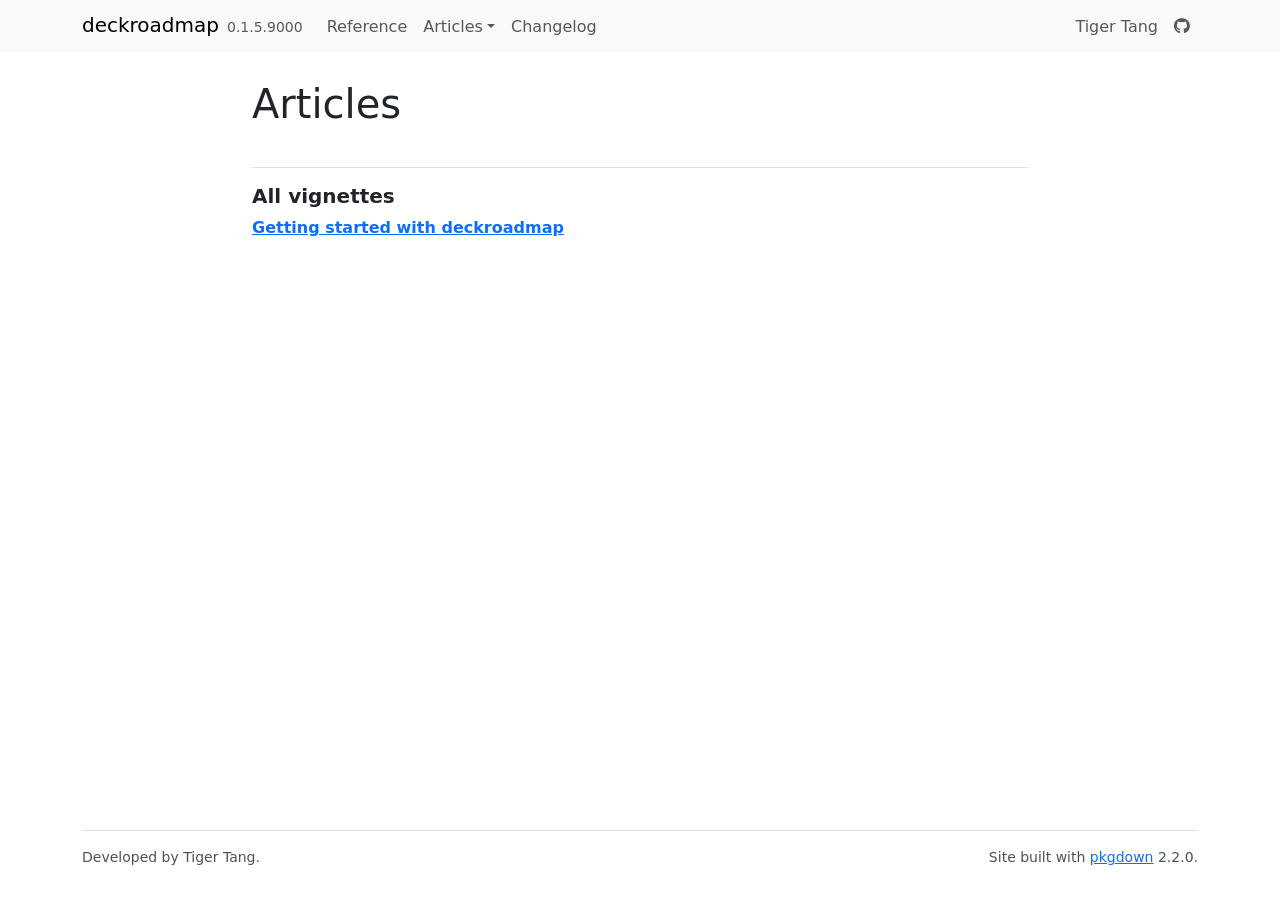
<file: articles/index.html>
<!DOCTYPE html>
<!-- Generated by pkgdown: do not edit by hand --><html lang="en-US"><head><meta http-equiv="Content-Type" content="text/html; charset=UTF-8"><meta charset="utf-8"><meta http-equiv="X-UA-Compatible" content="IE=edge"><meta name="viewport" content="width=device-width, initial-scale=1, shrink-to-fit=no"><title>Articles • deckroadmap</title><script src="../deps/jquery-3.6.0/jquery-3.6.0.min.js"></script><meta name="viewport" content="width=device-width, initial-scale=1, shrink-to-fit=no"><link href="../deps/bootstrap-5.3.8/bootstrap.min.css" rel="stylesheet"><script src="../deps/bootstrap-5.3.8/bootstrap.bundle.min.js"></script><link href="../deps/font-awesome-6.5.2/css/all.min.css" rel="stylesheet"><link href="../deps/font-awesome-6.5.2/css/v4-shims.min.css" rel="stylesheet"><script src="../deps/headroom-0.11.0/headroom.min.js"></script><script src="../deps/headroom-0.11.0/jQuery.headroom.min.js"></script><script src="../deps/bootstrap-toc-1.0.1/bootstrap-toc.min.js"></script><script src="../deps/clipboard.js-2.0.11/clipboard.min.js"></script><script src="../deps/search-1.0.0/autocomplete.jquery.min.js"></script><script src="../deps/search-1.0.0/fuse.min.js"></script><script src="../deps/search-1.0.0/mark.min.js"></script><!-- pkgdown --><script src="../pkgdown.js"></script><meta property="og:title" content="Articles"></head><body>
    <a href="#main" class="visually-hidden-focusable">Skip to contents</a>


    <nav class="navbar navbar-expand-lg fixed-top bg-light" data-bs-theme="light" aria-label="Site navigation"><div class="container">

    <a class="navbar-brand me-2" href="../index.html">deckroadmap</a>

    <small class="nav-text text-muted me-auto" data-bs-toggle="tooltip" data-bs-placement="bottom" title="">0.1.5.9000</small>


    <button class="navbar-toggler" type="button" data-bs-toggle="collapse" data-bs-target="#navbar" aria-controls="navbar" aria-expanded="false" aria-label="Toggle navigation">
      <span class="navbar-toggler-icon"></span>
    </button>

    <div id="navbar" class="collapse navbar-collapse ms-3">
      <ul class="navbar-nav me-auto"><li class="nav-item"><a class="nav-link" href="../reference/index.html">Reference</a></li>
<li class="nav-item dropdown">
  <button class="nav-link dropdown-toggle" type="button" id="dropdown-articles" data-bs-toggle="dropdown" aria-expanded="false" aria-haspopup="true">Articles</button>
  <ul class="dropdown-menu" aria-labelledby="dropdown-articles"><li><a class="dropdown-item" href="../articles/get-started.html">Getting started with deckroadmap</a></li>
  </ul></li>
<li class="nav-item"><a class="nav-link" href="../news/index.html">Changelog</a></li>
      </ul><ul class="navbar-nav"><li class="nav-item"><a class="external-link nav-link" href="https://tigertang.org">Tiger Tang</a></li>
<li class="nav-item"><a class="external-link nav-link" href="https://github.com/CodingTigerTang/deckroadmap"><span class="fa fa-github"></span></a></li>
      </ul></div>


  </div>
</nav><div class="container template-article-index">
<div class="row">
  <main id="main" class="col-md-9"><div class="page-header">

      <h1>Articles</h1>
    </div>

    <div class="section ">
      <h3>All vignettes</h3>
      <div class="section-desc"></div>

      <dl><dt><a href="get-started.html">Getting started with deckroadmap</a></dt>
        <dd>
      </dd></dl></div>
  </main></div>


    <footer><div class="pkgdown-footer-left">
  <p>Developed by Tiger Tang.</p>
</div>

<div class="pkgdown-footer-right">
  <p>Site built with <a href="https://pkgdown.r-lib.org/" class="external-link">pkgdown</a> 2.2.0.</p>
</div>

    </footer></div>





  </body></html>
</file>
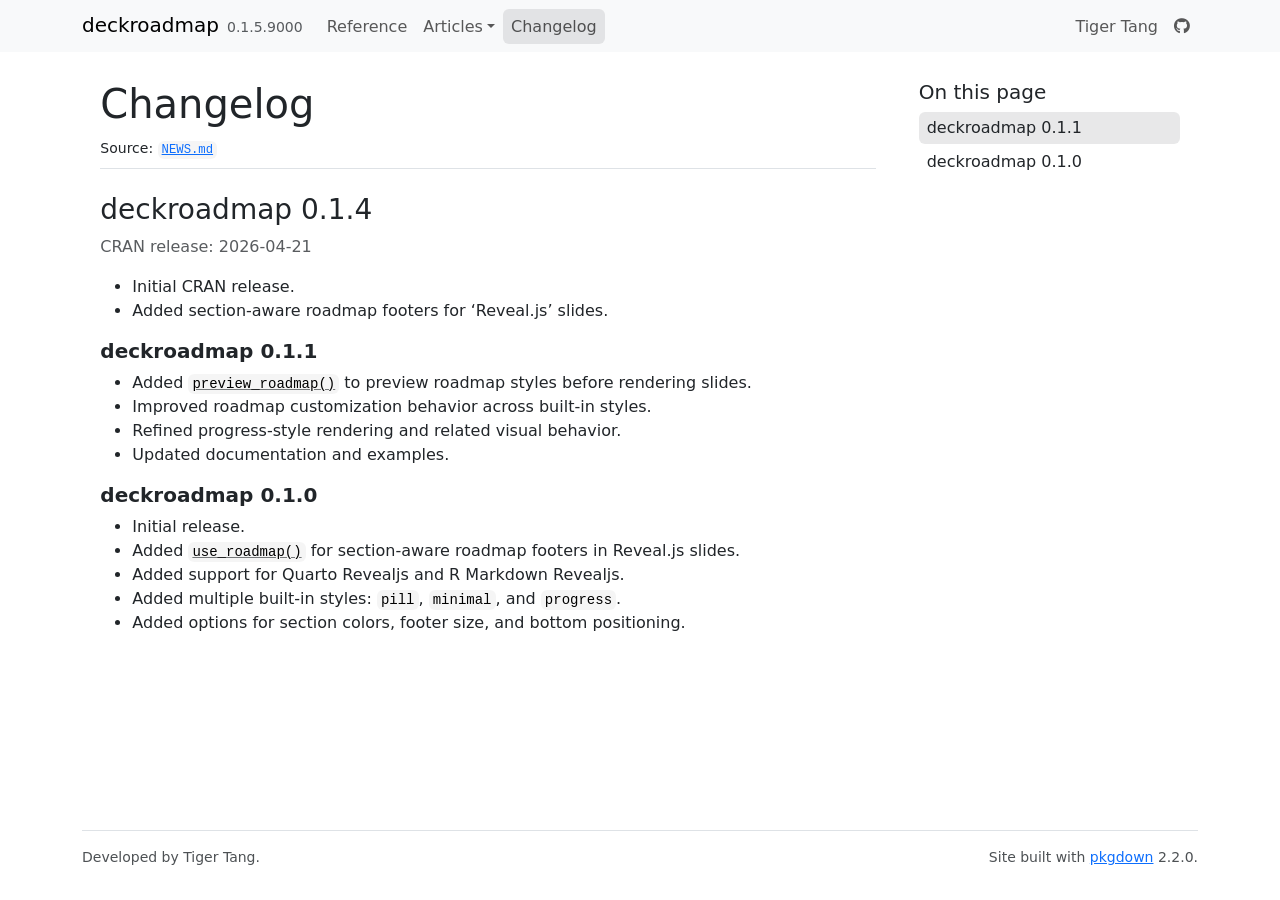
<file: news/index.html>
<!DOCTYPE html>
<!-- Generated by pkgdown: do not edit by hand --><html lang="en-US"><head><meta http-equiv="Content-Type" content="text/html; charset=UTF-8"><meta charset="utf-8"><meta http-equiv="X-UA-Compatible" content="IE=edge"><meta name="viewport" content="width=device-width, initial-scale=1, shrink-to-fit=no"><title>Changelog • deckroadmap</title><script src="../deps/jquery-3.6.0/jquery-3.6.0.min.js"></script><meta name="viewport" content="width=device-width, initial-scale=1, shrink-to-fit=no"><link href="../deps/bootstrap-5.3.8/bootstrap.min.css" rel="stylesheet"><script src="../deps/bootstrap-5.3.8/bootstrap.bundle.min.js"></script><link href="../deps/font-awesome-6.5.2/css/all.min.css" rel="stylesheet"><link href="../deps/font-awesome-6.5.2/css/v4-shims.min.css" rel="stylesheet"><script src="../deps/headroom-0.11.0/headroom.min.js"></script><script src="../deps/headroom-0.11.0/jQuery.headroom.min.js"></script><script src="../deps/bootstrap-toc-1.0.1/bootstrap-toc.min.js"></script><script src="../deps/clipboard.js-2.0.11/clipboard.min.js"></script><script src="../deps/search-1.0.0/autocomplete.jquery.min.js"></script><script src="../deps/search-1.0.0/fuse.min.js"></script><script src="../deps/search-1.0.0/mark.min.js"></script><!-- pkgdown --><script src="../pkgdown.js"></script><meta property="og:title" content="Changelog"></head><body>
    <a href="#main" class="visually-hidden-focusable">Skip to contents</a>


    <nav class="navbar navbar-expand-lg fixed-top bg-light" data-bs-theme="light" aria-label="Site navigation"><div class="container">

    <a class="navbar-brand me-2" href="../index.html">deckroadmap</a>

    <small class="nav-text text-muted me-auto" data-bs-toggle="tooltip" data-bs-placement="bottom" title="">0.1.5.9000</small>


    <button class="navbar-toggler" type="button" data-bs-toggle="collapse" data-bs-target="#navbar" aria-controls="navbar" aria-expanded="false" aria-label="Toggle navigation">
      <span class="navbar-toggler-icon"></span>
    </button>

    <div id="navbar" class="collapse navbar-collapse ms-3">
      <ul class="navbar-nav me-auto"><li class="nav-item"><a class="nav-link" href="../reference/index.html">Reference</a></li>
<li class="nav-item dropdown">
  <button class="nav-link dropdown-toggle" type="button" id="dropdown-articles" data-bs-toggle="dropdown" aria-expanded="false" aria-haspopup="true">Articles</button>
  <ul class="dropdown-menu" aria-labelledby="dropdown-articles"><li><a class="dropdown-item" href="../articles/get-started.html">Getting started with deckroadmap</a></li>
  </ul></li>
<li class="active nav-item"><a class="nav-link" href="../news/index.html">Changelog</a></li>
      </ul><ul class="navbar-nav"><li class="nav-item"><a class="external-link nav-link" href="https://tigertang.org">Tiger Tang</a></li>
<li class="nav-item"><a class="external-link nav-link" href="https://github.com/CodingTigerTang/deckroadmap"><span class="fa fa-github"></span></a></li>
      </ul></div>


  </div>
</nav><div class="container template-news">
<div class="row">
  <main id="main" class="col-md-9"><div class="page-header">

      <h1>Changelog</h1>
      <small>Source: <a href="https://github.com/CodingTigerTang/deckroadmap/blob/main/NEWS.md" class="external-link"><code>NEWS.md</code></a></small>
    </div>

    <div class="section level2">
<h2 class="pkg-version" data-toc-text="0.1.4" id="deckroadmap-014">deckroadmap 0.1.4<a class="anchor" aria-label="anchor" href="#deckroadmap-014"></a></h2><p class="text-muted">CRAN release: 2026-04-21</p>
<ul><li>Initial CRAN release.</li>
<li>Added section-aware roadmap footers for ‘Reveal.js’ slides.</li>
</ul><div class="section level3">
<h3 id="deckroadmap-0-1-4">deckroadmap 0.1.1<a class="anchor" aria-label="anchor" href="#deckroadmap-0-1-4"></a></h3>
<ul><li>Added <code><a href="../reference/preview_roadmap.html">preview_roadmap()</a></code> to preview roadmap styles before rendering slides.</li>
<li>Improved roadmap customization behavior across built-in styles.</li>
<li>Refined progress-style rendering and related visual behavior.</li>
<li>Updated documentation and examples.</li>
</ul></div>
<div class="section level3">
<h3 id="deckroadmap-0-1-4-1">deckroadmap 0.1.0<a class="anchor" aria-label="anchor" href="#deckroadmap-0-1-4-1"></a></h3>
<ul><li>Initial release.</li>
<li>Added <code><a href="../reference/use_roadmap.html">use_roadmap()</a></code> for section-aware roadmap footers in Reveal.js slides.</li>
<li>Added support for Quarto Revealjs and R Markdown Revealjs.</li>
<li>Added multiple built-in styles: <code>pill</code>, <code>minimal</code>, and <code>progress</code>.</li>
<li>Added options for section colors, footer size, and bottom positioning.</li>
</ul></div>
</div>
  </main><aside class="col-md-3"><nav id="toc" aria-label="Table of contents"><h2>On this page</h2>
    </nav></aside></div>


    <footer><div class="pkgdown-footer-left">
  <p>Developed by Tiger Tang.</p>
</div>

<div class="pkgdown-footer-right">
  <p>Site built with <a href="https://pkgdown.r-lib.org/" class="external-link">pkgdown</a> 2.2.0.</p>
</div>

    </footer></div>





  </body></html>
</file>
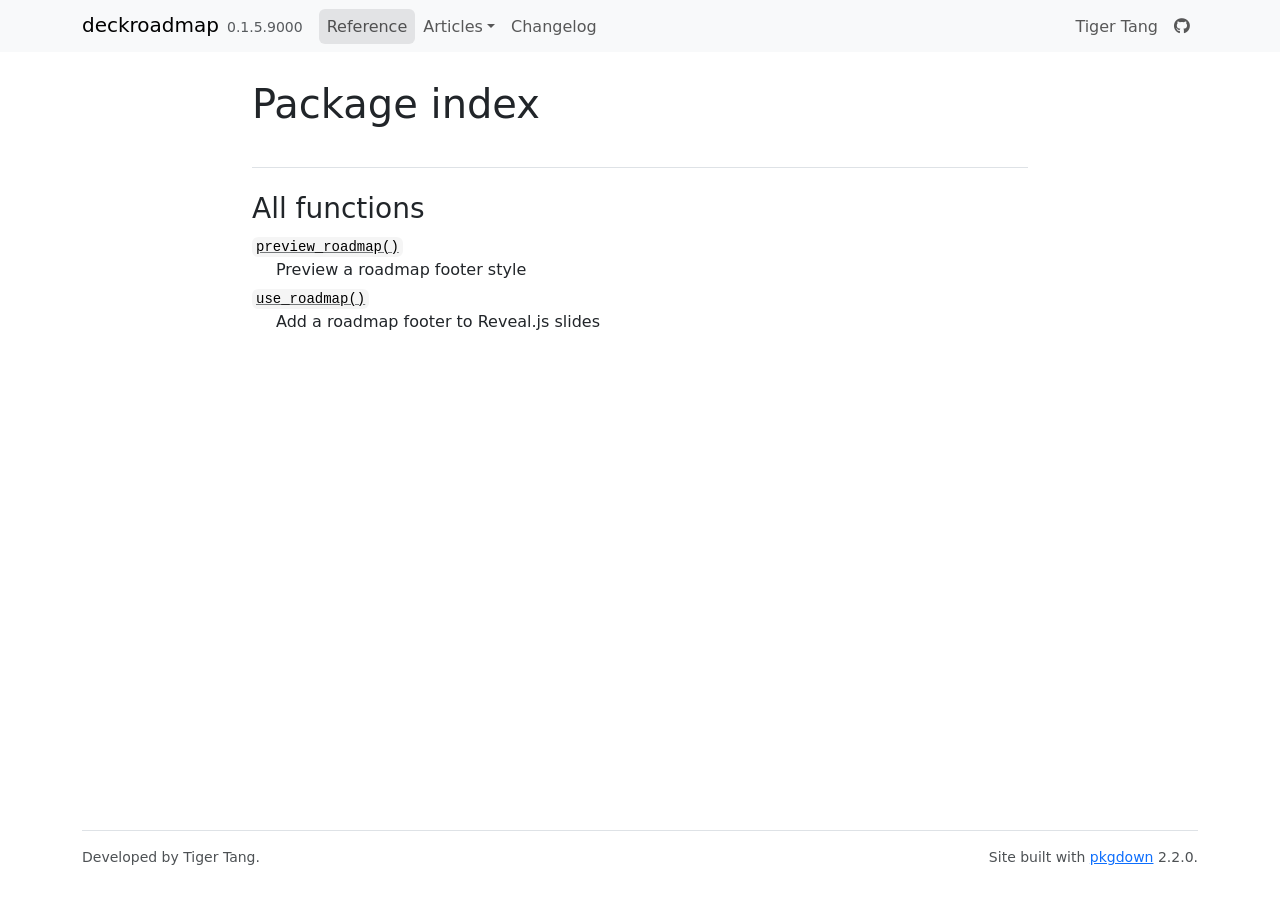
<file: reference/index.html>
<!DOCTYPE html>
<!-- Generated by pkgdown: do not edit by hand --><html lang="en-US"><head><meta http-equiv="Content-Type" content="text/html; charset=UTF-8"><meta charset="utf-8"><meta http-equiv="X-UA-Compatible" content="IE=edge"><meta name="viewport" content="width=device-width, initial-scale=1, shrink-to-fit=no"><title>Package index • deckroadmap</title><script src="../deps/jquery-3.6.0/jquery-3.6.0.min.js"></script><meta name="viewport" content="width=device-width, initial-scale=1, shrink-to-fit=no"><link href="../deps/bootstrap-5.3.8/bootstrap.min.css" rel="stylesheet"><script src="../deps/bootstrap-5.3.8/bootstrap.bundle.min.js"></script><link href="../deps/font-awesome-6.5.2/css/all.min.css" rel="stylesheet"><link href="../deps/font-awesome-6.5.2/css/v4-shims.min.css" rel="stylesheet"><script src="../deps/headroom-0.11.0/headroom.min.js"></script><script src="../deps/headroom-0.11.0/jQuery.headroom.min.js"></script><script src="../deps/bootstrap-toc-1.0.1/bootstrap-toc.min.js"></script><script src="../deps/clipboard.js-2.0.11/clipboard.min.js"></script><script src="../deps/search-1.0.0/autocomplete.jquery.min.js"></script><script src="../deps/search-1.0.0/fuse.min.js"></script><script src="../deps/search-1.0.0/mark.min.js"></script><!-- pkgdown --><script src="../pkgdown.js"></script><meta property="og:title" content="Package index"></head><body>
    <a href="#main" class="visually-hidden-focusable">Skip to contents</a>


    <nav class="navbar navbar-expand-lg fixed-top bg-light" data-bs-theme="light" aria-label="Site navigation"><div class="container">

    <a class="navbar-brand me-2" href="../index.html">deckroadmap</a>

    <small class="nav-text text-muted me-auto" data-bs-toggle="tooltip" data-bs-placement="bottom" title="">0.1.5.9000</small>


    <button class="navbar-toggler" type="button" data-bs-toggle="collapse" data-bs-target="#navbar" aria-controls="navbar" aria-expanded="false" aria-label="Toggle navigation">
      <span class="navbar-toggler-icon"></span>
    </button>

    <div id="navbar" class="collapse navbar-collapse ms-3">
      <ul class="navbar-nav me-auto"><li class="active nav-item"><a class="nav-link" href="../reference/index.html">Reference</a></li>
<li class="nav-item dropdown">
  <button class="nav-link dropdown-toggle" type="button" id="dropdown-articles" data-bs-toggle="dropdown" aria-expanded="false" aria-haspopup="true">Articles</button>
  <ul class="dropdown-menu" aria-labelledby="dropdown-articles"><li><a class="dropdown-item" href="../articles/get-started.html">Getting started with deckroadmap</a></li>
  </ul></li>
<li class="nav-item"><a class="nav-link" href="../news/index.html">Changelog</a></li>
      </ul><ul class="navbar-nav"><li class="nav-item"><a class="external-link nav-link" href="https://tigertang.org">Tiger Tang</a></li>
<li class="nav-item"><a class="external-link nav-link" href="https://github.com/CodingTigerTang/deckroadmap"><span class="fa fa-github"></span></a></li>
      </ul></div>


  </div>
</nav><div class="container template-reference-index">
<div class="row">
  <main id="main" class="col-md-9"><div class="page-header">

      <h1>Package index</h1>
    </div>

    <div class="section level2">
      <h2 id="all-functions">All functions<a class="anchor" aria-label="anchor" href="#all-functions"></a></h2>



      <dl></dl></div><div class="section level2">




      <dl><dt>

          <code><a href="preview_roadmap.html">preview_roadmap()</a></code>

        </dt>
        <dd>Preview a roadmap footer style</dd>

        <dt>

          <code><a href="use_roadmap.html">use_roadmap()</a></code>

        </dt>
        <dd>Add a roadmap footer to Reveal.js slides</dd>
      </dl></div>
  </main></div>


    <footer><div class="pkgdown-footer-left">
  <p>Developed by Tiger Tang.</p>
</div>

<div class="pkgdown-footer-right">
  <p>Site built with <a href="https://pkgdown.r-lib.org/" class="external-link">pkgdown</a> 2.2.0.</p>
</div>

    </footer></div>





  </body></html>
</file>
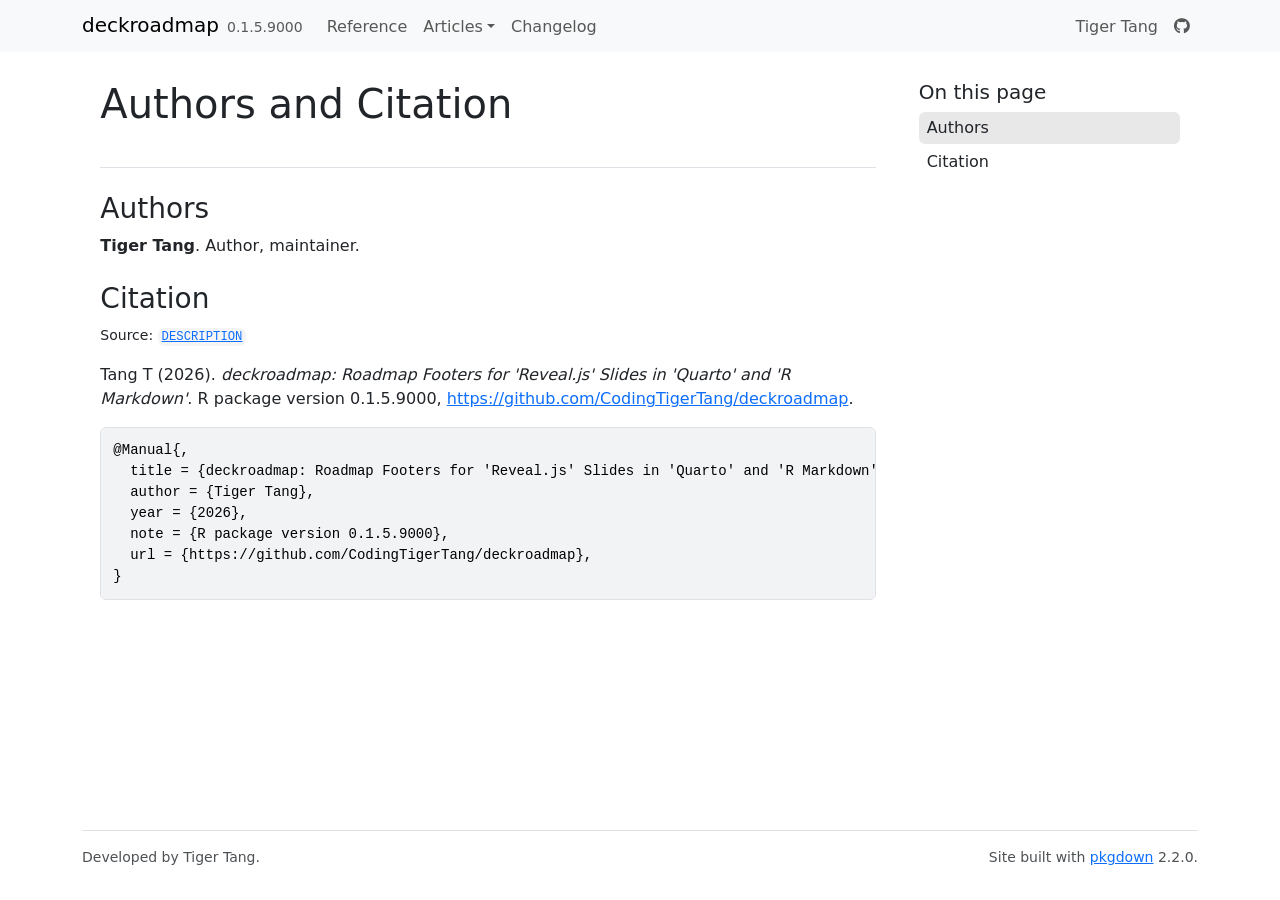
<file: authors.html>
<!DOCTYPE html>
<!-- Generated by pkgdown: do not edit by hand --><html lang="en-US"><head><meta http-equiv="Content-Type" content="text/html; charset=UTF-8"><meta charset="utf-8"><meta http-equiv="X-UA-Compatible" content="IE=edge"><meta name="viewport" content="width=device-width, initial-scale=1, shrink-to-fit=no"><title>Authors and Citation • deckroadmap</title><script src="deps/jquery-3.6.0/jquery-3.6.0.min.js"></script><meta name="viewport" content="width=device-width, initial-scale=1, shrink-to-fit=no"><link href="deps/bootstrap-5.3.8/bootstrap.min.css" rel="stylesheet"><script src="deps/bootstrap-5.3.8/bootstrap.bundle.min.js"></script><link href="deps/font-awesome-6.5.2/css/all.min.css" rel="stylesheet"><link href="deps/font-awesome-6.5.2/css/v4-shims.min.css" rel="stylesheet"><script src="deps/headroom-0.11.0/headroom.min.js"></script><script src="deps/headroom-0.11.0/jQuery.headroom.min.js"></script><script src="deps/bootstrap-toc-1.0.1/bootstrap-toc.min.js"></script><script src="deps/clipboard.js-2.0.11/clipboard.min.js"></script><script src="deps/search-1.0.0/autocomplete.jquery.min.js"></script><script src="deps/search-1.0.0/fuse.min.js"></script><script src="deps/search-1.0.0/mark.min.js"></script><!-- pkgdown --><script src="pkgdown.js"></script><meta property="og:title" content="Authors and Citation"></head><body>
    <a href="#main" class="visually-hidden-focusable">Skip to contents</a>


    <nav class="navbar navbar-expand-lg fixed-top bg-light" data-bs-theme="light" aria-label="Site navigation"><div class="container">

    <a class="navbar-brand me-2" href="index.html">deckroadmap</a>

    <small class="nav-text text-muted me-auto" data-bs-toggle="tooltip" data-bs-placement="bottom" title="">0.1.5.9000</small>


    <button class="navbar-toggler" type="button" data-bs-toggle="collapse" data-bs-target="#navbar" aria-controls="navbar" aria-expanded="false" aria-label="Toggle navigation">
      <span class="navbar-toggler-icon"></span>
    </button>

    <div id="navbar" class="collapse navbar-collapse ms-3">
      <ul class="navbar-nav me-auto"><li class="nav-item"><a class="nav-link" href="reference/index.html">Reference</a></li>
<li class="nav-item dropdown">
  <button class="nav-link dropdown-toggle" type="button" id="dropdown-articles" data-bs-toggle="dropdown" aria-expanded="false" aria-haspopup="true">Articles</button>
  <ul class="dropdown-menu" aria-labelledby="dropdown-articles"><li><a class="dropdown-item" href="articles/get-started.html">Getting started with deckroadmap</a></li>
  </ul></li>
<li class="nav-item"><a class="nav-link" href="news/index.html">Changelog</a></li>
      </ul><ul class="navbar-nav"><li class="nav-item"><a class="external-link nav-link" href="https://tigertang.org">Tiger Tang</a></li>
<li class="nav-item"><a class="external-link nav-link" href="https://github.com/CodingTigerTang/deckroadmap"><span class="fa fa-github"></span></a></li>
      </ul></div>


  </div>
</nav><div class="container template-citation-authors">
<div class="row">
  <main id="main" class="col-md-9"><div class="page-header">

      <h1>Authors and Citation</h1>
    </div>

    <div class="section level2">
      <h2>Authors</h2>

      <ul class="list-unstyled"><li>
          <p><strong>Tiger Tang</strong>. Author, maintainer.
          </p>
        </li>
      </ul></div>

    <div class="section level2">
      <h2 id="citation">Citation</h2>
      <p><small class="dont-index">Source: <a href="https://github.com/CodingTigerTang/deckroadmap/blob/main/DESCRIPTION" class="external-link"><code>DESCRIPTION</code></a></small></p>

      <p>Tang T (2026).
<em>deckroadmap: Roadmap Footers for 'Reveal.js' Slides in 'Quarto' and 'R Markdown'</em>.
R package version 0.1.5.9000, <a href="https://github.com/CodingTigerTang/deckroadmap" class="external-link">https://github.com/CodingTigerTang/deckroadmap</a>.
</p>
      <pre>@Manual{,
  title = {deckroadmap: Roadmap Footers for 'Reveal.js' Slides in 'Quarto' and 'R Markdown'},
  author = {Tiger Tang},
  year = {2026},
  note = {R package version 0.1.5.9000},
  url = {https://github.com/CodingTigerTang/deckroadmap},
}</pre>
    </div>

  </main><aside class="col-md-3"><nav id="toc" aria-label="Table of contents"><h2>On this page</h2>
    </nav></aside></div>


    <footer><div class="pkgdown-footer-left">
  <p>Developed by Tiger Tang.</p>
</div>

<div class="pkgdown-footer-right">
  <p>Site built with <a href="https://pkgdown.r-lib.org/" class="external-link">pkgdown</a> 2.2.0.</p>
</div>

    </footer></div>





  </body></html>
</file>
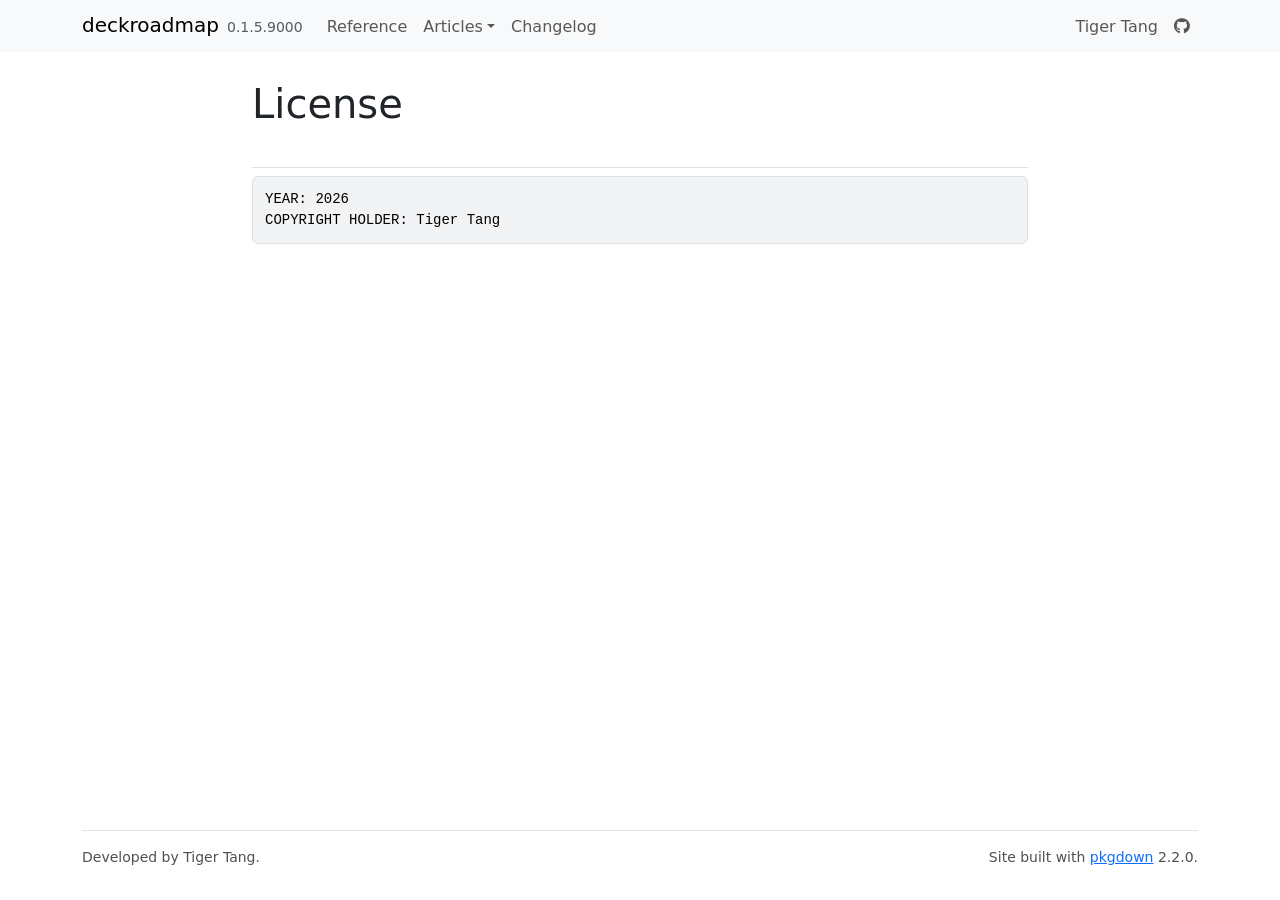
<file: LICENSE-text.html>
<!DOCTYPE html>
<!-- Generated by pkgdown: do not edit by hand --><html lang="en-US"><head><meta http-equiv="Content-Type" content="text/html; charset=UTF-8"><meta charset="utf-8"><meta http-equiv="X-UA-Compatible" content="IE=edge"><meta name="viewport" content="width=device-width, initial-scale=1, shrink-to-fit=no"><title>License • deckroadmap</title><script src="deps/jquery-3.6.0/jquery-3.6.0.min.js"></script><meta name="viewport" content="width=device-width, initial-scale=1, shrink-to-fit=no"><link href="deps/bootstrap-5.3.8/bootstrap.min.css" rel="stylesheet"><script src="deps/bootstrap-5.3.8/bootstrap.bundle.min.js"></script><link href="deps/font-awesome-6.5.2/css/all.min.css" rel="stylesheet"><link href="deps/font-awesome-6.5.2/css/v4-shims.min.css" rel="stylesheet"><script src="deps/headroom-0.11.0/headroom.min.js"></script><script src="deps/headroom-0.11.0/jQuery.headroom.min.js"></script><script src="deps/bootstrap-toc-1.0.1/bootstrap-toc.min.js"></script><script src="deps/clipboard.js-2.0.11/clipboard.min.js"></script><script src="deps/search-1.0.0/autocomplete.jquery.min.js"></script><script src="deps/search-1.0.0/fuse.min.js"></script><script src="deps/search-1.0.0/mark.min.js"></script><!-- pkgdown --><script src="pkgdown.js"></script><meta property="og:title" content="License"></head><body>
    <a href="#main" class="visually-hidden-focusable">Skip to contents</a>


    <nav class="navbar navbar-expand-lg fixed-top bg-light" data-bs-theme="light" aria-label="Site navigation"><div class="container">

    <a class="navbar-brand me-2" href="index.html">deckroadmap</a>

    <small class="nav-text text-muted me-auto" data-bs-toggle="tooltip" data-bs-placement="bottom" title="">0.1.5.9000</small>


    <button class="navbar-toggler" type="button" data-bs-toggle="collapse" data-bs-target="#navbar" aria-controls="navbar" aria-expanded="false" aria-label="Toggle navigation">
      <span class="navbar-toggler-icon"></span>
    </button>

    <div id="navbar" class="collapse navbar-collapse ms-3">
      <ul class="navbar-nav me-auto"><li class="nav-item"><a class="nav-link" href="reference/index.html">Reference</a></li>
<li class="nav-item dropdown">
  <button class="nav-link dropdown-toggle" type="button" id="dropdown-articles" data-bs-toggle="dropdown" aria-expanded="false" aria-haspopup="true">Articles</button>
  <ul class="dropdown-menu" aria-labelledby="dropdown-articles"><li><a class="dropdown-item" href="articles/get-started.html">Getting started with deckroadmap</a></li>
  </ul></li>
<li class="nav-item"><a class="nav-link" href="news/index.html">Changelog</a></li>
      </ul><ul class="navbar-nav"><li class="nav-item"><a class="external-link nav-link" href="https://tigertang.org">Tiger Tang</a></li>
<li class="nav-item"><a class="external-link nav-link" href="https://github.com/CodingTigerTang/deckroadmap"><span class="fa fa-github"></span></a></li>
      </ul></div>


  </div>
</nav><div class="container template-title-body">
<div class="row">
  <main id="main" class="col-md-9"><div class="page-header">

      <h1>License</h1>

    </div>

<pre>YEAR: 2026
COPYRIGHT HOLDER: Tiger Tang
</pre>

  </main></div>


    <footer><div class="pkgdown-footer-left">
  <p>Developed by Tiger Tang.</p>
</div>

<div class="pkgdown-footer-right">
  <p>Site built with <a href="https://pkgdown.r-lib.org/" class="external-link">pkgdown</a> 2.2.0.</p>
</div>

    </footer></div>





  </body></html>
</file>
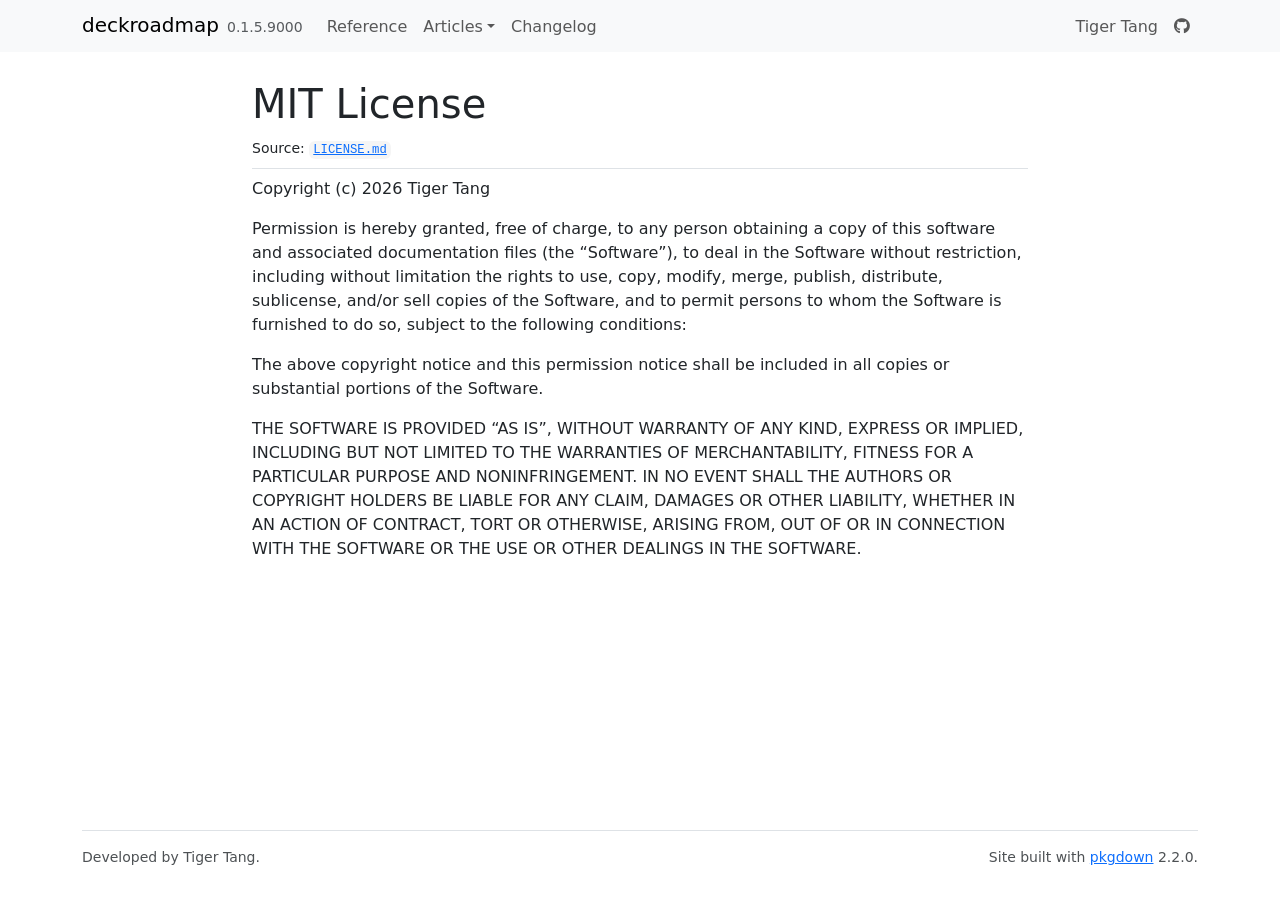
<file: LICENSE.html>
<!DOCTYPE html>
<!-- Generated by pkgdown: do not edit by hand --><html lang="en-US"><head><meta http-equiv="Content-Type" content="text/html; charset=UTF-8"><meta charset="utf-8"><meta http-equiv="X-UA-Compatible" content="IE=edge"><meta name="viewport" content="width=device-width, initial-scale=1, shrink-to-fit=no"><title>MIT License • deckroadmap</title><script src="deps/jquery-3.6.0/jquery-3.6.0.min.js"></script><meta name="viewport" content="width=device-width, initial-scale=1, shrink-to-fit=no"><link href="deps/bootstrap-5.3.8/bootstrap.min.css" rel="stylesheet"><script src="deps/bootstrap-5.3.8/bootstrap.bundle.min.js"></script><link href="deps/font-awesome-6.5.2/css/all.min.css" rel="stylesheet"><link href="deps/font-awesome-6.5.2/css/v4-shims.min.css" rel="stylesheet"><script src="deps/headroom-0.11.0/headroom.min.js"></script><script src="deps/headroom-0.11.0/jQuery.headroom.min.js"></script><script src="deps/bootstrap-toc-1.0.1/bootstrap-toc.min.js"></script><script src="deps/clipboard.js-2.0.11/clipboard.min.js"></script><script src="deps/search-1.0.0/autocomplete.jquery.min.js"></script><script src="deps/search-1.0.0/fuse.min.js"></script><script src="deps/search-1.0.0/mark.min.js"></script><!-- pkgdown --><script src="pkgdown.js"></script><meta property="og:title" content="MIT License"></head><body>
    <a href="#main" class="visually-hidden-focusable">Skip to contents</a>


    <nav class="navbar navbar-expand-lg fixed-top bg-light" data-bs-theme="light" aria-label="Site navigation"><div class="container">

    <a class="navbar-brand me-2" href="index.html">deckroadmap</a>

    <small class="nav-text text-muted me-auto" data-bs-toggle="tooltip" data-bs-placement="bottom" title="">0.1.5.9000</small>


    <button class="navbar-toggler" type="button" data-bs-toggle="collapse" data-bs-target="#navbar" aria-controls="navbar" aria-expanded="false" aria-label="Toggle navigation">
      <span class="navbar-toggler-icon"></span>
    </button>

    <div id="navbar" class="collapse navbar-collapse ms-3">
      <ul class="navbar-nav me-auto"><li class="nav-item"><a class="nav-link" href="reference/index.html">Reference</a></li>
<li class="nav-item dropdown">
  <button class="nav-link dropdown-toggle" type="button" id="dropdown-articles" data-bs-toggle="dropdown" aria-expanded="false" aria-haspopup="true">Articles</button>
  <ul class="dropdown-menu" aria-labelledby="dropdown-articles"><li><a class="dropdown-item" href="articles/get-started.html">Getting started with deckroadmap</a></li>
  </ul></li>
<li class="nav-item"><a class="nav-link" href="news/index.html">Changelog</a></li>
      </ul><ul class="navbar-nav"><li class="nav-item"><a class="external-link nav-link" href="https://tigertang.org">Tiger Tang</a></li>
<li class="nav-item"><a class="external-link nav-link" href="https://github.com/CodingTigerTang/deckroadmap"><span class="fa fa-github"></span></a></li>
      </ul></div>


  </div>
</nav><div class="container template-title-body">
<div class="row">
  <main id="main" class="col-md-9"><div class="page-header">

      <h1>MIT License</h1>
      <small class="dont-index">Source: <a href="https://github.com/CodingTigerTang/deckroadmap/blob/main/LICENSE.md" class="external-link"><code>LICENSE.md</code></a></small>
    </div>

<div id="mit-license" class="section level1">

<p>Copyright (c) 2026 Tiger Tang</p>
<p>Permission is hereby granted, free of charge, to any person obtaining a copy of this software and associated documentation files (the “Software”), to deal in the Software without restriction, including without limitation the rights to use, copy, modify, merge, publish, distribute, sublicense, and/or sell copies of the Software, and to permit persons to whom the Software is furnished to do so, subject to the following conditions:</p>
<p>The above copyright notice and this permission notice shall be included in all copies or substantial portions of the Software.</p>
<p>THE SOFTWARE IS PROVIDED “AS IS”, WITHOUT WARRANTY OF ANY KIND, EXPRESS OR IMPLIED, INCLUDING BUT NOT LIMITED TO THE WARRANTIES OF MERCHANTABILITY, FITNESS FOR A PARTICULAR PURPOSE AND NONINFRINGEMENT. IN NO EVENT SHALL THE AUTHORS OR COPYRIGHT HOLDERS BE LIABLE FOR ANY CLAIM, DAMAGES OR OTHER LIABILITY, WHETHER IN AN ACTION OF CONTRACT, TORT OR OTHERWISE, ARISING FROM, OUT OF OR IN CONNECTION WITH THE SOFTWARE OR THE USE OR OTHER DEALINGS IN THE SOFTWARE.</p>
</div>

  </main></div>


    <footer><div class="pkgdown-footer-left">
  <p>Developed by Tiger Tang.</p>
</div>

<div class="pkgdown-footer-right">
  <p>Site built with <a href="https://pkgdown.r-lib.org/" class="external-link">pkgdown</a> 2.2.0.</p>
</div>

    </footer></div>





  </body></html>
</file>
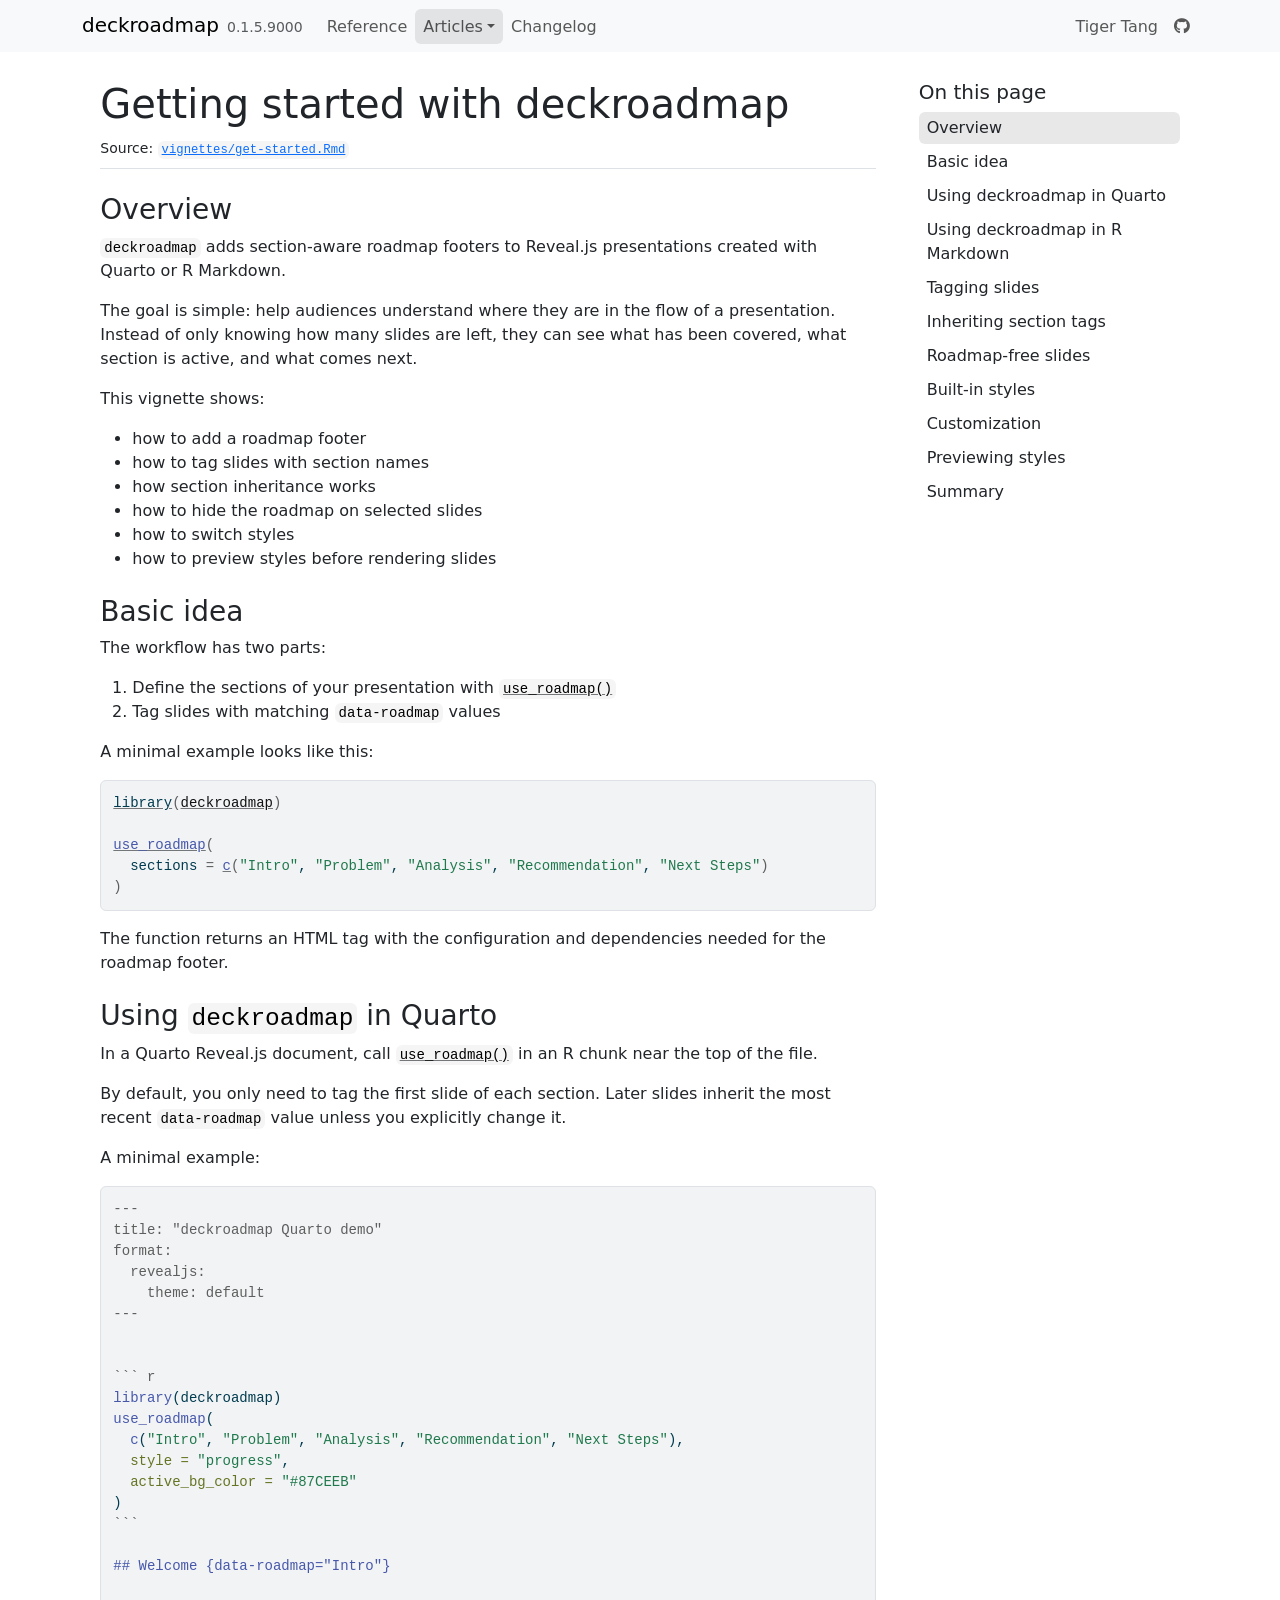
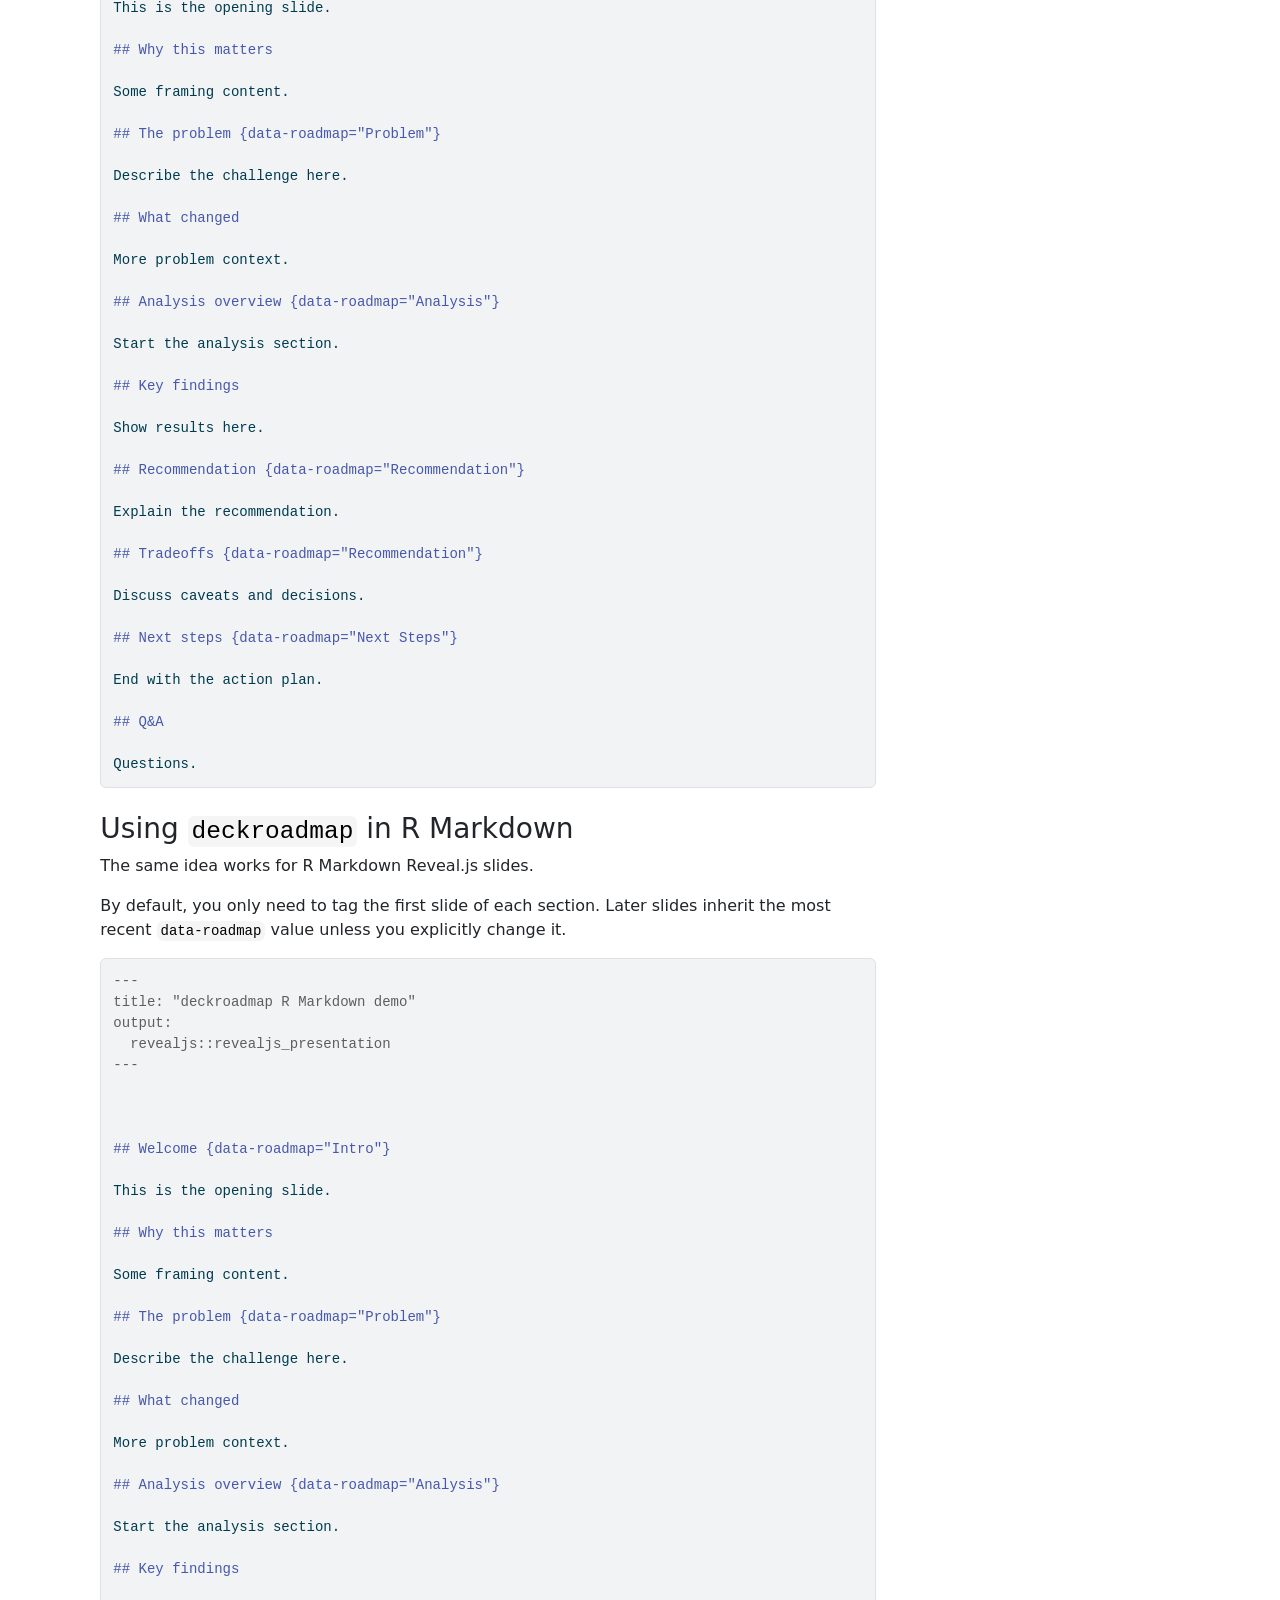
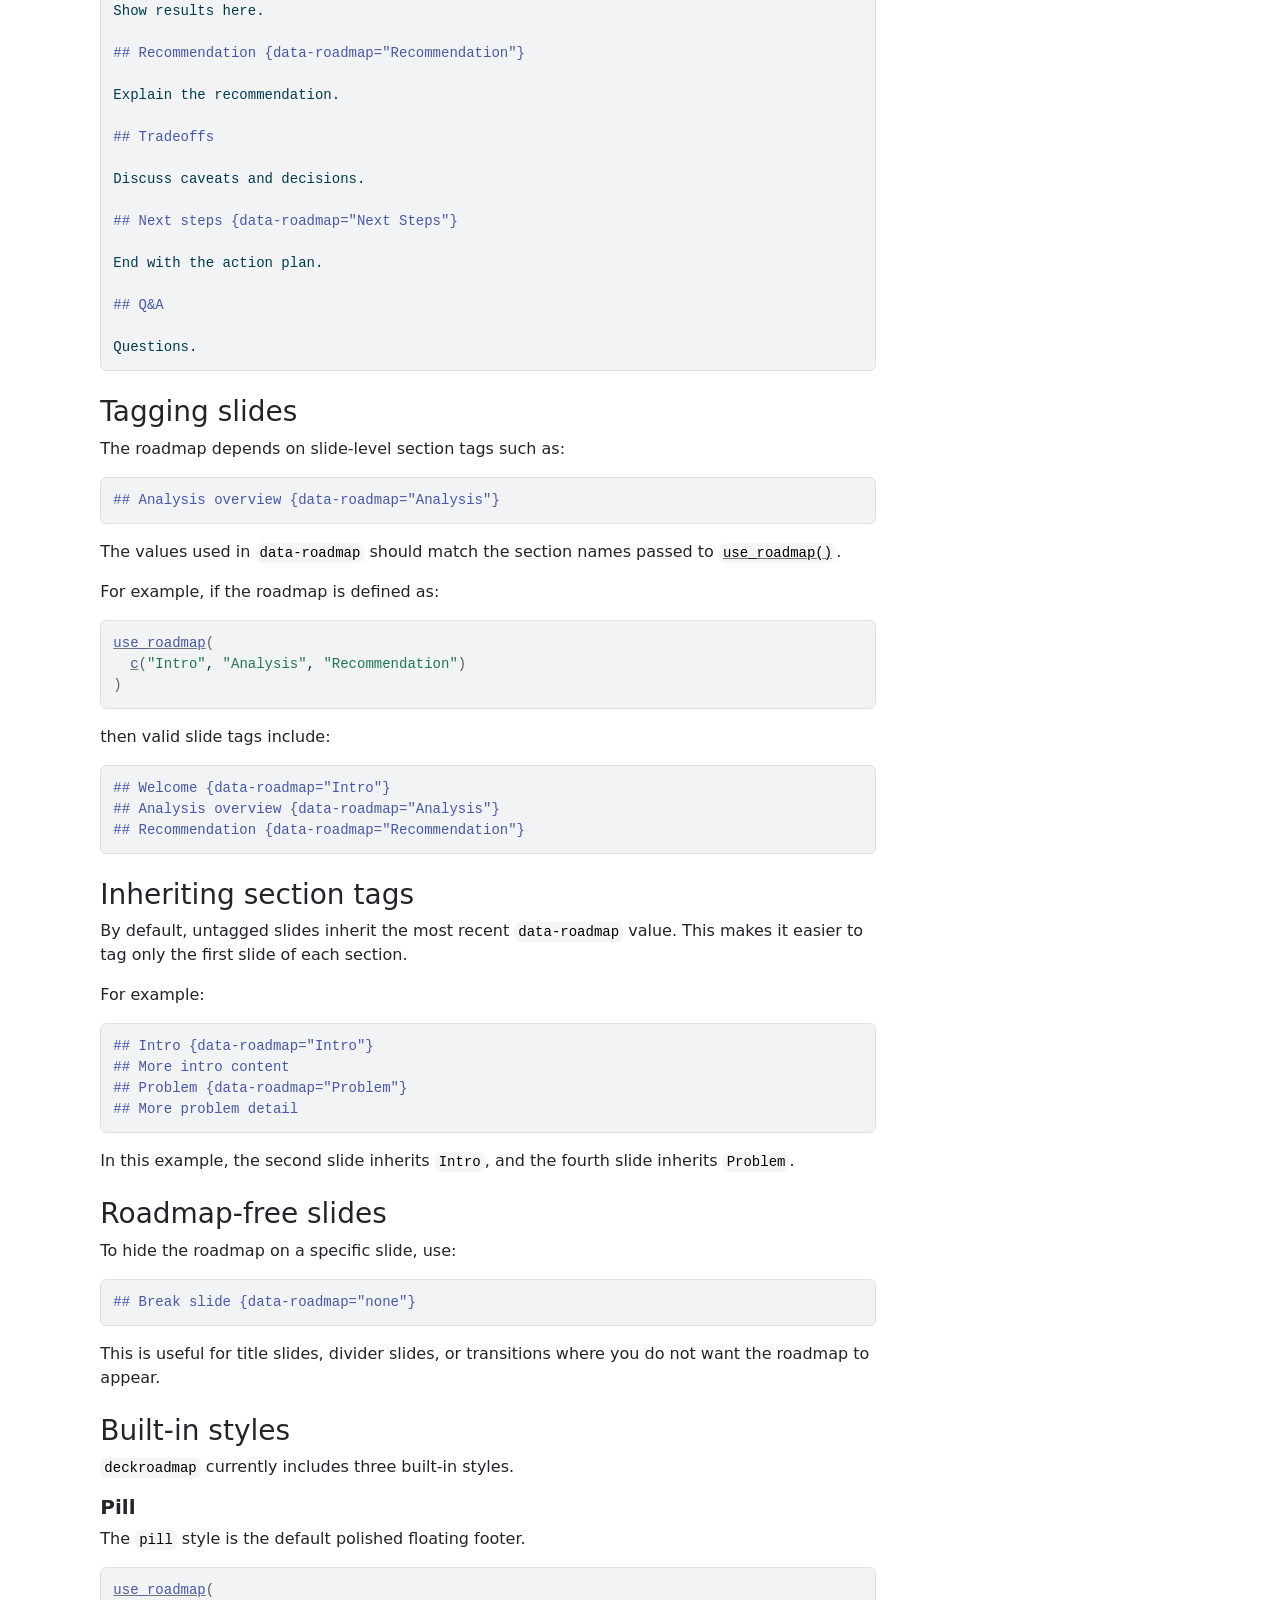
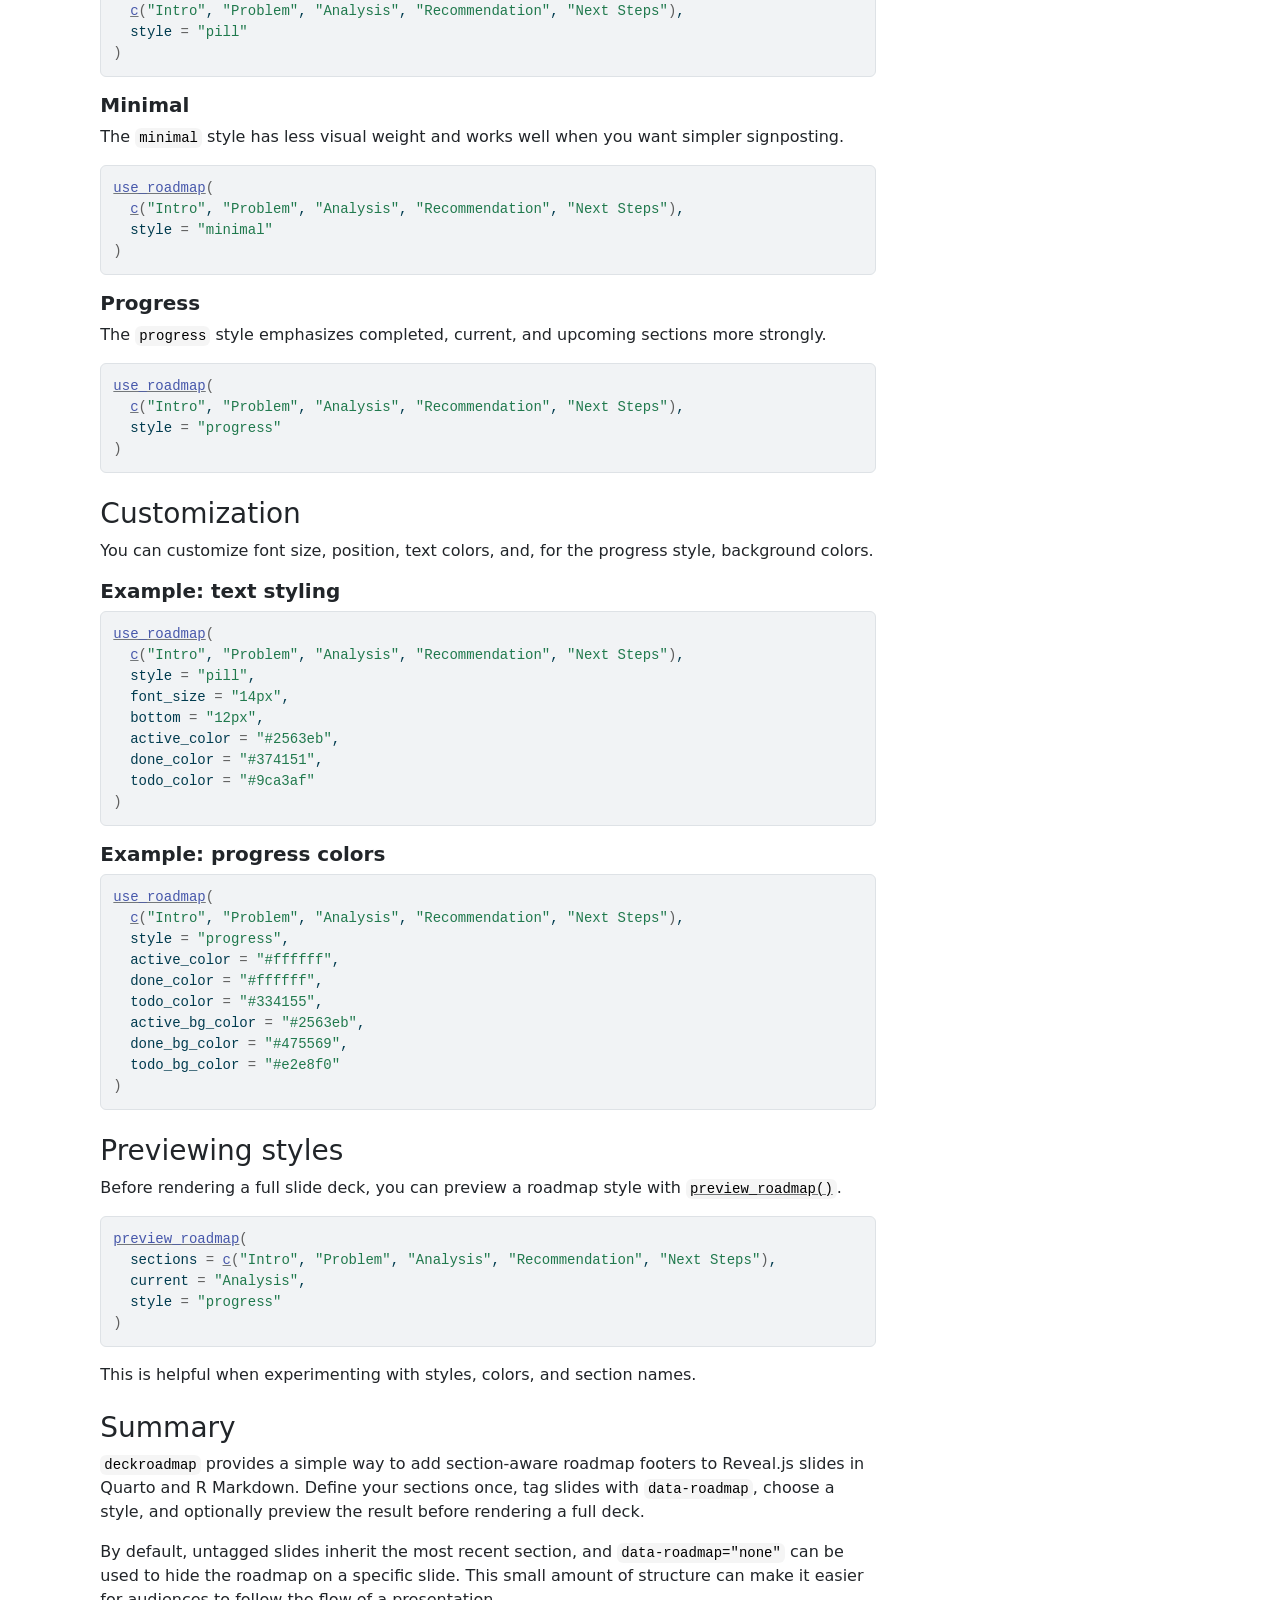
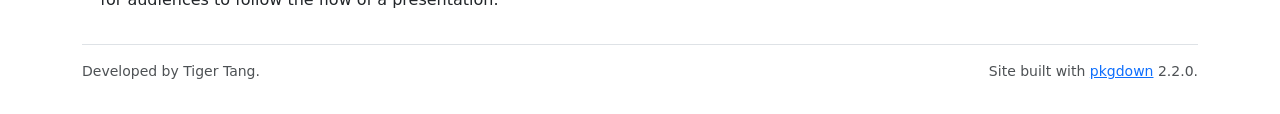
<file: articles/get-started.html>
<!DOCTYPE html>
<!-- Generated by pkgdown: do not edit by hand --><html lang="en-US">
<head>
<meta http-equiv="Content-Type" content="text/html; charset=UTF-8">
<meta charset="utf-8">
<meta http-equiv="X-UA-Compatible" content="IE=edge">
<meta name="viewport" content="width=device-width, initial-scale=1, shrink-to-fit=no">
<title>Getting started with deckroadmap • deckroadmap</title>
<script src="../deps/jquery-3.6.0/jquery-3.6.0.min.js"></script><meta name="viewport" content="width=device-width, initial-scale=1, shrink-to-fit=no">
<link href="../deps/bootstrap-5.3.8/bootstrap.min.css" rel="stylesheet">
<script src="../deps/bootstrap-5.3.8/bootstrap.bundle.min.js"></script><link href="../deps/font-awesome-6.5.2/css/all.min.css" rel="stylesheet">
<link href="../deps/font-awesome-6.5.2/css/v4-shims.min.css" rel="stylesheet">
<script src="../deps/headroom-0.11.0/headroom.min.js"></script><script src="../deps/headroom-0.11.0/jQuery.headroom.min.js"></script><script src="../deps/bootstrap-toc-1.0.1/bootstrap-toc.min.js"></script><script src="../deps/clipboard.js-2.0.11/clipboard.min.js"></script><script src="../deps/search-1.0.0/autocomplete.jquery.min.js"></script><script src="../deps/search-1.0.0/fuse.min.js"></script><script src="../deps/search-1.0.0/mark.min.js"></script><!-- pkgdown --><script src="../pkgdown.js"></script><meta property="og:title" content="Getting started with deckroadmap">
</head>
<body>
    <a href="#main" class="visually-hidden-focusable">Skip to contents</a>


    <nav class="navbar navbar-expand-lg fixed-top bg-light" data-bs-theme="light" aria-label="Site navigation"><div class="container">

    <a class="navbar-brand me-2" href="../index.html">deckroadmap</a>

    <small class="nav-text text-muted me-auto" data-bs-toggle="tooltip" data-bs-placement="bottom" title="">0.1.5.9000</small>


    <button class="navbar-toggler" type="button" data-bs-toggle="collapse" data-bs-target="#navbar" aria-controls="navbar" aria-expanded="false" aria-label="Toggle navigation">
      <span class="navbar-toggler-icon"></span>
    </button>

    <div id="navbar" class="collapse navbar-collapse ms-3">
      <ul class="navbar-nav me-auto">
<li class="nav-item"><a class="nav-link" href="../reference/index.html">Reference</a></li>
<li class="active nav-item dropdown">
  <button class="nav-link dropdown-toggle" type="button" id="dropdown-articles" data-bs-toggle="dropdown" aria-expanded="false" aria-haspopup="true">Articles</button>
  <ul class="dropdown-menu" aria-labelledby="dropdown-articles">
<li><a class="dropdown-item" href="../articles/get-started.html">Getting started with deckroadmap</a></li>
  </ul>
</li>
<li class="nav-item"><a class="nav-link" href="../news/index.html">Changelog</a></li>
      </ul>
<ul class="navbar-nav">
<li class="nav-item"><a class="external-link nav-link" href="https://tigertang.org">Tiger Tang</a></li>
<li class="nav-item"><a class="external-link nav-link" href="https://github.com/CodingTigerTang/deckroadmap"><span class="fa fa-github"></span></a></li>
      </ul>
</div>


  </div>
</nav><div class="container template-article">




<div class="row">
  <main id="main" class="col-md-9"><div class="page-header">

      <h1>Getting started with deckroadmap</h1>
            
      
      <small class="dont-index">Source: <a href="https://github.com/CodingTigerTang/deckroadmap/blob/main/vignettes/get-started.Rmd" class="external-link"><code>vignettes/get-started.Rmd</code></a></small>
      <div class="d-none name"><code>get-started.Rmd</code></div>
    </div>

    
    
<div class="section level2">
<h2 id="overview">Overview<a class="anchor" aria-label="anchor" href="#overview"></a>
</h2>
<p><code>deckroadmap</code> adds section-aware roadmap footers to
Reveal.js presentations created with Quarto or R Markdown.</p>
<p>The goal is simple: help audiences understand where they are in the
flow of a presentation. Instead of only knowing how many slides are
left, they can see what has been covered, what section is active, and
what comes next.</p>
<p>This vignette shows:</p>
<ul>
<li>how to add a roadmap footer</li>
<li>how to tag slides with section names</li>
<li>how section inheritance works</li>
<li>how to hide the roadmap on selected slides</li>
<li>how to switch styles</li>
<li>how to preview styles before rendering slides</li>
</ul>
</div>
<div class="section level2">
<h2 id="basic-idea">Basic idea<a class="anchor" aria-label="anchor" href="#basic-idea"></a>
</h2>
<p>The workflow has two parts:</p>
<ol style="list-style-type: decimal">
<li>Define the sections of your presentation with
<code><a href="../reference/use_roadmap.html">use_roadmap()</a></code>
</li>
<li>Tag slides with matching <code>data-roadmap</code> values</li>
</ol>
<p>A minimal example looks like this:</p>
<div class="sourceCode" id="cb1"><pre class="downlit sourceCode r">
<code class="sourceCode R"><span><span class="kw"><a href="https://rdrr.io/r/base/library.html" class="external-link">library</a></span><span class="op">(</span><span class="va"><a href="https://github.com/CodingTigerTang/deckroadmap" class="external-link">deckroadmap</a></span><span class="op">)</span></span>
<span></span>
<span><span class="fu"><a href="../reference/use_roadmap.html">use_roadmap</a></span><span class="op">(</span></span>
<span>  sections <span class="op">=</span> <span class="fu"><a href="https://rdrr.io/r/base/c.html" class="external-link">c</a></span><span class="op">(</span><span class="st">"Intro"</span>, <span class="st">"Problem"</span>, <span class="st">"Analysis"</span>, <span class="st">"Recommendation"</span>, <span class="st">"Next Steps"</span><span class="op">)</span></span>
<span><span class="op">)</span></span></code></pre></div>
<p>The function returns an HTML tag with the configuration and
dependencies needed for the roadmap footer.</p>
</div>
<div class="section level2">
<h2 id="using-deckroadmap-in-quarto">Using <code>deckroadmap</code> in Quarto<a class="anchor" aria-label="anchor" href="#using-deckroadmap-in-quarto"></a>
</h2>
<p>In a Quarto Reveal.js document, call <code><a href="../reference/use_roadmap.html">use_roadmap()</a></code> in an
R chunk near the top of the file.</p>
<p>By default, you only need to tag the first slide of each section.
Later slides inherit the most recent <code>data-roadmap</code> value
unless you explicitly change it.</p>
<p>A minimal example:</p>
<div class="sourceCode" id="cb2"><pre class="sourceCode markdown"><code class="sourceCode markdown"><span id="cb2-1"><a href="#cb2-1" tabindex="-1"></a><span class="co">---</span></span>
<span id="cb2-2"><a href="#cb2-2" tabindex="-1"></a><span class="an">title:</span><span class="co"> "deckroadmap Quarto demo"</span></span>
<span id="cb2-3"><a href="#cb2-3" tabindex="-1"></a><span class="an">format:</span></span>
<span id="cb2-4"><a href="#cb2-4" tabindex="-1"></a><span class="co">  revealjs:</span></span>
<span id="cb2-5"><a href="#cb2-5" tabindex="-1"></a><span class="co">    theme: default</span></span>
<span id="cb2-6"><a href="#cb2-6" tabindex="-1"></a><span class="co">---</span></span>
<span id="cb2-7"><a href="#cb2-7" tabindex="-1"></a></span>
<span id="cb2-8"><a href="#cb2-8" tabindex="-1"></a></span>
<span id="cb2-9"><a href="#cb2-9" tabindex="-1"></a><span class="in">``` r</span></span>
<span id="cb2-10"><a href="#cb2-10" tabindex="-1"></a><span class="fu">library</span>(deckroadmap)</span>
<span id="cb2-11"><a href="#cb2-11" tabindex="-1"></a><span class="fu">use_roadmap</span>(</span>
<span id="cb2-12"><a href="#cb2-12" tabindex="-1"></a>  <span class="fu">c</span>(<span class="st">"Intro"</span>, <span class="st">"Problem"</span>, <span class="st">"Analysis"</span>, <span class="st">"Recommendation"</span>, <span class="st">"Next Steps"</span>),</span>
<span id="cb2-13"><a href="#cb2-13" tabindex="-1"></a>  <span class="at">style =</span> <span class="st">"progress"</span>,</span>
<span id="cb2-14"><a href="#cb2-14" tabindex="-1"></a>  <span class="at">active_bg_color =</span> <span class="st">"#87CEEB"</span></span>
<span id="cb2-15"><a href="#cb2-15" tabindex="-1"></a>)</span>
<span id="cb2-16"><a href="#cb2-16" tabindex="-1"></a><span class="in">```</span></span>
<span id="cb2-17"><a href="#cb2-17" tabindex="-1"></a></span>
<span id="cb2-18"><a href="#cb2-18" tabindex="-1"></a><span class="fu">## Welcome {data-roadmap="Intro"}</span></span>
<span id="cb2-19"><a href="#cb2-19" tabindex="-1"></a></span>
<span id="cb2-20"><a href="#cb2-20" tabindex="-1"></a>This is the opening slide.</span>
<span id="cb2-21"><a href="#cb2-21" tabindex="-1"></a></span>
<span id="cb2-22"><a href="#cb2-22" tabindex="-1"></a><span class="fu">## Why this matters </span></span>
<span id="cb2-23"><a href="#cb2-23" tabindex="-1"></a></span>
<span id="cb2-24"><a href="#cb2-24" tabindex="-1"></a>Some framing content.</span>
<span id="cb2-25"><a href="#cb2-25" tabindex="-1"></a></span>
<span id="cb2-26"><a href="#cb2-26" tabindex="-1"></a><span class="fu">## The problem {data-roadmap="Problem"}</span></span>
<span id="cb2-27"><a href="#cb2-27" tabindex="-1"></a></span>
<span id="cb2-28"><a href="#cb2-28" tabindex="-1"></a>Describe the challenge here.</span>
<span id="cb2-29"><a href="#cb2-29" tabindex="-1"></a></span>
<span id="cb2-30"><a href="#cb2-30" tabindex="-1"></a><span class="fu">## What changed </span></span>
<span id="cb2-31"><a href="#cb2-31" tabindex="-1"></a></span>
<span id="cb2-32"><a href="#cb2-32" tabindex="-1"></a>More problem context.</span>
<span id="cb2-33"><a href="#cb2-33" tabindex="-1"></a></span>
<span id="cb2-34"><a href="#cb2-34" tabindex="-1"></a><span class="fu">## Analysis overview {data-roadmap="Analysis"}</span></span>
<span id="cb2-35"><a href="#cb2-35" tabindex="-1"></a></span>
<span id="cb2-36"><a href="#cb2-36" tabindex="-1"></a>Start the analysis section.</span>
<span id="cb2-37"><a href="#cb2-37" tabindex="-1"></a></span>
<span id="cb2-38"><a href="#cb2-38" tabindex="-1"></a><span class="fu">## Key findings </span></span>
<span id="cb2-39"><a href="#cb2-39" tabindex="-1"></a></span>
<span id="cb2-40"><a href="#cb2-40" tabindex="-1"></a>Show results here.</span>
<span id="cb2-41"><a href="#cb2-41" tabindex="-1"></a></span>
<span id="cb2-42"><a href="#cb2-42" tabindex="-1"></a><span class="fu">## Recommendation {data-roadmap="Recommendation"}</span></span>
<span id="cb2-43"><a href="#cb2-43" tabindex="-1"></a></span>
<span id="cb2-44"><a href="#cb2-44" tabindex="-1"></a>Explain the recommendation.</span>
<span id="cb2-45"><a href="#cb2-45" tabindex="-1"></a></span>
<span id="cb2-46"><a href="#cb2-46" tabindex="-1"></a><span class="fu">## Tradeoffs {data-roadmap="Recommendation"}</span></span>
<span id="cb2-47"><a href="#cb2-47" tabindex="-1"></a></span>
<span id="cb2-48"><a href="#cb2-48" tabindex="-1"></a>Discuss caveats and decisions.</span>
<span id="cb2-49"><a href="#cb2-49" tabindex="-1"></a></span>
<span id="cb2-50"><a href="#cb2-50" tabindex="-1"></a><span class="fu">## Next steps {data-roadmap="Next Steps"}</span></span>
<span id="cb2-51"><a href="#cb2-51" tabindex="-1"></a></span>
<span id="cb2-52"><a href="#cb2-52" tabindex="-1"></a>End with the action plan.</span>
<span id="cb2-53"><a href="#cb2-53" tabindex="-1"></a></span>
<span id="cb2-54"><a href="#cb2-54" tabindex="-1"></a><span class="fu">## Q&amp;A </span></span>
<span id="cb2-55"><a href="#cb2-55" tabindex="-1"></a></span>
<span id="cb2-56"><a href="#cb2-56" tabindex="-1"></a>Questions.</span></code></pre></div>
</div>
<div class="section level2">
<h2 id="using-deckroadmap-in-r-markdown">Using <code>deckroadmap</code> in R Markdown<a class="anchor" aria-label="anchor" href="#using-deckroadmap-in-r-markdown"></a>
</h2>
<p>The same idea works for R Markdown Reveal.js slides.</p>
<p>By default, you only need to tag the first slide of each section.
Later slides inherit the most recent <code>data-roadmap</code> value
unless you explicitly change it.</p>
<div class="sourceCode" id="cb3"><pre class="sourceCode markdown"><code class="sourceCode markdown"><span id="cb3-1"><a href="#cb3-1" tabindex="-1"></a><span class="co">---</span></span>
<span id="cb3-2"><a href="#cb3-2" tabindex="-1"></a><span class="an">title:</span><span class="co"> "deckroadmap R Markdown demo"</span></span>
<span id="cb3-3"><a href="#cb3-3" tabindex="-1"></a><span class="an">output:</span></span>
<span id="cb3-4"><a href="#cb3-4" tabindex="-1"></a><span class="co">  revealjs::revealjs_presentation</span></span>
<span id="cb3-5"><a href="#cb3-5" tabindex="-1"></a><span class="co">---</span></span>
<span id="cb3-6"><a href="#cb3-6" tabindex="-1"></a></span>
<span id="cb3-7"><a href="#cb3-7" tabindex="-1"></a></span>
<span id="cb3-8"><a href="#cb3-8" tabindex="-1"></a></span>
<span id="cb3-9"><a href="#cb3-9" tabindex="-1"></a><span class="fu">## Welcome {data-roadmap="Intro"}</span></span>
<span id="cb3-10"><a href="#cb3-10" tabindex="-1"></a></span>
<span id="cb3-11"><a href="#cb3-11" tabindex="-1"></a>This is the opening slide.</span>
<span id="cb3-12"><a href="#cb3-12" tabindex="-1"></a></span>
<span id="cb3-13"><a href="#cb3-13" tabindex="-1"></a><span class="fu">## Why this matters </span></span>
<span id="cb3-14"><a href="#cb3-14" tabindex="-1"></a></span>
<span id="cb3-15"><a href="#cb3-15" tabindex="-1"></a>Some framing content.</span>
<span id="cb3-16"><a href="#cb3-16" tabindex="-1"></a></span>
<span id="cb3-17"><a href="#cb3-17" tabindex="-1"></a><span class="fu">## The problem {data-roadmap="Problem"}</span></span>
<span id="cb3-18"><a href="#cb3-18" tabindex="-1"></a></span>
<span id="cb3-19"><a href="#cb3-19" tabindex="-1"></a>Describe the challenge here.</span>
<span id="cb3-20"><a href="#cb3-20" tabindex="-1"></a></span>
<span id="cb3-21"><a href="#cb3-21" tabindex="-1"></a><span class="fu">## What changed </span></span>
<span id="cb3-22"><a href="#cb3-22" tabindex="-1"></a></span>
<span id="cb3-23"><a href="#cb3-23" tabindex="-1"></a>More problem context.</span>
<span id="cb3-24"><a href="#cb3-24" tabindex="-1"></a></span>
<span id="cb3-25"><a href="#cb3-25" tabindex="-1"></a><span class="fu">## Analysis overview {data-roadmap="Analysis"}</span></span>
<span id="cb3-26"><a href="#cb3-26" tabindex="-1"></a></span>
<span id="cb3-27"><a href="#cb3-27" tabindex="-1"></a>Start the analysis section.</span>
<span id="cb3-28"><a href="#cb3-28" tabindex="-1"></a></span>
<span id="cb3-29"><a href="#cb3-29" tabindex="-1"></a><span class="fu">## Key findings</span></span>
<span id="cb3-30"><a href="#cb3-30" tabindex="-1"></a></span>
<span id="cb3-31"><a href="#cb3-31" tabindex="-1"></a>Show results here.</span>
<span id="cb3-32"><a href="#cb3-32" tabindex="-1"></a></span>
<span id="cb3-33"><a href="#cb3-33" tabindex="-1"></a><span class="fu">## Recommendation {data-roadmap="Recommendation"}</span></span>
<span id="cb3-34"><a href="#cb3-34" tabindex="-1"></a></span>
<span id="cb3-35"><a href="#cb3-35" tabindex="-1"></a>Explain the recommendation.</span>
<span id="cb3-36"><a href="#cb3-36" tabindex="-1"></a></span>
<span id="cb3-37"><a href="#cb3-37" tabindex="-1"></a><span class="fu">## Tradeoffs </span></span>
<span id="cb3-38"><a href="#cb3-38" tabindex="-1"></a></span>
<span id="cb3-39"><a href="#cb3-39" tabindex="-1"></a>Discuss caveats and decisions.</span>
<span id="cb3-40"><a href="#cb3-40" tabindex="-1"></a></span>
<span id="cb3-41"><a href="#cb3-41" tabindex="-1"></a><span class="fu">## Next steps {data-roadmap="Next Steps"}</span></span>
<span id="cb3-42"><a href="#cb3-42" tabindex="-1"></a></span>
<span id="cb3-43"><a href="#cb3-43" tabindex="-1"></a>End with the action plan.</span>
<span id="cb3-44"><a href="#cb3-44" tabindex="-1"></a></span>
<span id="cb3-45"><a href="#cb3-45" tabindex="-1"></a><span class="fu">## Q&amp;A </span></span>
<span id="cb3-46"><a href="#cb3-46" tabindex="-1"></a></span>
<span id="cb3-47"><a href="#cb3-47" tabindex="-1"></a>Questions.</span></code></pre></div>
</div>
<div class="section level2">
<h2 id="tagging-slides">Tagging slides<a class="anchor" aria-label="anchor" href="#tagging-slides"></a>
</h2>
<p>The roadmap depends on slide-level section tags such as:</p>
<div class="sourceCode" id="cb4"><pre class="sourceCode markdown"><code class="sourceCode markdown"><span id="cb4-1"><a href="#cb4-1" tabindex="-1"></a><span class="fu">## Analysis overview {data-roadmap="Analysis"}</span></span></code></pre></div>
<p>The values used in <code>data-roadmap</code> should match the section
names passed to <code><a href="../reference/use_roadmap.html">use_roadmap()</a></code>.</p>
<p>For example, if the roadmap is defined as:</p>
<div class="sourceCode" id="cb5"><pre class="downlit sourceCode r">
<code class="sourceCode R"><span><span class="fu"><a href="../reference/use_roadmap.html">use_roadmap</a></span><span class="op">(</span></span>
<span>  <span class="fu"><a href="https://rdrr.io/r/base/c.html" class="external-link">c</a></span><span class="op">(</span><span class="st">"Intro"</span>, <span class="st">"Analysis"</span>, <span class="st">"Recommendation"</span><span class="op">)</span></span>
<span><span class="op">)</span></span></code></pre></div>
<p>then valid slide tags include:</p>
<div class="sourceCode" id="cb6"><pre class="sourceCode markdown"><code class="sourceCode markdown"><span id="cb6-1"><a href="#cb6-1" tabindex="-1"></a><span class="fu">## Welcome {data-roadmap="Intro"}</span></span>
<span id="cb6-2"><a href="#cb6-2" tabindex="-1"></a><span class="fu">## Analysis overview {data-roadmap="Analysis"}</span></span>
<span id="cb6-3"><a href="#cb6-3" tabindex="-1"></a><span class="fu">## Recommendation {data-roadmap="Recommendation"}</span></span></code></pre></div>
</div>
<div class="section level2">
<h2 id="inheriting-section-tags">Inheriting section tags<a class="anchor" aria-label="anchor" href="#inheriting-section-tags"></a>
</h2>
<p>By default, untagged slides inherit the most recent
<code>data-roadmap</code> value. This makes it easier to tag only the
first slide of each section.</p>
<p>For example:</p>
<div class="sourceCode" id="cb7"><pre class="sourceCode markdown"><code class="sourceCode markdown"><span id="cb7-1"><a href="#cb7-1" tabindex="-1"></a><span class="fu">## Intro {data-roadmap="Intro"}</span></span>
<span id="cb7-2"><a href="#cb7-2" tabindex="-1"></a><span class="fu">## More intro content</span></span>
<span id="cb7-3"><a href="#cb7-3" tabindex="-1"></a><span class="fu">## Problem {data-roadmap="Problem"}</span></span>
<span id="cb7-4"><a href="#cb7-4" tabindex="-1"></a><span class="fu">## More problem detail</span></span></code></pre></div>
<p>In this example, the second slide inherits <code>Intro</code>, and
the fourth slide inherits <code>Problem</code>.</p>
</div>
<div class="section level2">
<h2 id="roadmap-free-slides">Roadmap-free slides<a class="anchor" aria-label="anchor" href="#roadmap-free-slides"></a>
</h2>
<p>To hide the roadmap on a specific slide, use:</p>
<div class="sourceCode" id="cb8"><pre class="sourceCode markdown"><code class="sourceCode markdown"><span id="cb8-1"><a href="#cb8-1" tabindex="-1"></a><span class="fu">## Break slide {data-roadmap="none"}</span></span></code></pre></div>
<p>This is useful for title slides, divider slides, or transitions where
you do not want the roadmap to appear.</p>
</div>
<div class="section level2">
<h2 id="built-in-styles">Built-in styles<a class="anchor" aria-label="anchor" href="#built-in-styles"></a>
</h2>
<p><code>deckroadmap</code> currently includes three built-in
styles.</p>
<div class="section level3">
<h3 id="pill">Pill<a class="anchor" aria-label="anchor" href="#pill"></a>
</h3>
<p>The <code>pill</code> style is the default polished floating
footer.</p>
<div class="sourceCode" id="cb9"><pre class="downlit sourceCode r">
<code class="sourceCode R"><span><span class="fu"><a href="../reference/use_roadmap.html">use_roadmap</a></span><span class="op">(</span></span>
<span>  <span class="fu"><a href="https://rdrr.io/r/base/c.html" class="external-link">c</a></span><span class="op">(</span><span class="st">"Intro"</span>, <span class="st">"Problem"</span>, <span class="st">"Analysis"</span>, <span class="st">"Recommendation"</span>, <span class="st">"Next Steps"</span><span class="op">)</span>,</span>
<span>  style <span class="op">=</span> <span class="st">"pill"</span></span>
<span><span class="op">)</span></span></code></pre></div>
</div>
<div class="section level3">
<h3 id="minimal">Minimal<a class="anchor" aria-label="anchor" href="#minimal"></a>
</h3>
<p>The <code>minimal</code> style has less visual weight and works well
when you want simpler signposting.</p>
<div class="sourceCode" id="cb10"><pre class="downlit sourceCode r">
<code class="sourceCode R"><span><span class="fu"><a href="../reference/use_roadmap.html">use_roadmap</a></span><span class="op">(</span></span>
<span>  <span class="fu"><a href="https://rdrr.io/r/base/c.html" class="external-link">c</a></span><span class="op">(</span><span class="st">"Intro"</span>, <span class="st">"Problem"</span>, <span class="st">"Analysis"</span>, <span class="st">"Recommendation"</span>, <span class="st">"Next Steps"</span><span class="op">)</span>,</span>
<span>  style <span class="op">=</span> <span class="st">"minimal"</span></span>
<span><span class="op">)</span></span></code></pre></div>
</div>
<div class="section level3">
<h3 id="progress">Progress<a class="anchor" aria-label="anchor" href="#progress"></a>
</h3>
<p>The <code>progress</code> style emphasizes completed, current, and
upcoming sections more strongly.</p>
<div class="sourceCode" id="cb11"><pre class="downlit sourceCode r">
<code class="sourceCode R"><span><span class="fu"><a href="../reference/use_roadmap.html">use_roadmap</a></span><span class="op">(</span></span>
<span>  <span class="fu"><a href="https://rdrr.io/r/base/c.html" class="external-link">c</a></span><span class="op">(</span><span class="st">"Intro"</span>, <span class="st">"Problem"</span>, <span class="st">"Analysis"</span>, <span class="st">"Recommendation"</span>, <span class="st">"Next Steps"</span><span class="op">)</span>,</span>
<span>  style <span class="op">=</span> <span class="st">"progress"</span></span>
<span><span class="op">)</span></span></code></pre></div>
</div>
</div>
<div class="section level2">
<h2 id="customization">Customization<a class="anchor" aria-label="anchor" href="#customization"></a>
</h2>
<p>You can customize font size, position, text colors, and, for the
progress style, background colors.</p>
<div class="section level3">
<h3 id="example-text-styling">Example: text styling<a class="anchor" aria-label="anchor" href="#example-text-styling"></a>
</h3>
<div class="sourceCode" id="cb12"><pre class="downlit sourceCode r">
<code class="sourceCode R"><span><span class="fu"><a href="../reference/use_roadmap.html">use_roadmap</a></span><span class="op">(</span></span>
<span>  <span class="fu"><a href="https://rdrr.io/r/base/c.html" class="external-link">c</a></span><span class="op">(</span><span class="st">"Intro"</span>, <span class="st">"Problem"</span>, <span class="st">"Analysis"</span>, <span class="st">"Recommendation"</span>, <span class="st">"Next Steps"</span><span class="op">)</span>,</span>
<span>  style <span class="op">=</span> <span class="st">"pill"</span>,</span>
<span>  font_size <span class="op">=</span> <span class="st">"14px"</span>,</span>
<span>  bottom <span class="op">=</span> <span class="st">"12px"</span>,</span>
<span>  active_color <span class="op">=</span> <span class="st">"#2563eb"</span>,</span>
<span>  done_color <span class="op">=</span> <span class="st">"#374151"</span>,</span>
<span>  todo_color <span class="op">=</span> <span class="st">"#9ca3af"</span></span>
<span><span class="op">)</span></span></code></pre></div>
</div>
<div class="section level3">
<h3 id="example-progress-colors">Example: progress colors<a class="anchor" aria-label="anchor" href="#example-progress-colors"></a>
</h3>
<div class="sourceCode" id="cb13"><pre class="downlit sourceCode r">
<code class="sourceCode R"><span><span class="fu"><a href="../reference/use_roadmap.html">use_roadmap</a></span><span class="op">(</span></span>
<span>  <span class="fu"><a href="https://rdrr.io/r/base/c.html" class="external-link">c</a></span><span class="op">(</span><span class="st">"Intro"</span>, <span class="st">"Problem"</span>, <span class="st">"Analysis"</span>, <span class="st">"Recommendation"</span>, <span class="st">"Next Steps"</span><span class="op">)</span>,</span>
<span>  style <span class="op">=</span> <span class="st">"progress"</span>,</span>
<span>  active_color <span class="op">=</span> <span class="st">"#ffffff"</span>,</span>
<span>  done_color <span class="op">=</span> <span class="st">"#ffffff"</span>,</span>
<span>  todo_color <span class="op">=</span> <span class="st">"#334155"</span>,</span>
<span>  active_bg_color <span class="op">=</span> <span class="st">"#2563eb"</span>,</span>
<span>  done_bg_color <span class="op">=</span> <span class="st">"#475569"</span>,</span>
<span>  todo_bg_color <span class="op">=</span> <span class="st">"#e2e8f0"</span></span>
<span><span class="op">)</span></span></code></pre></div>
</div>
</div>
<div class="section level2">
<h2 id="previewing-styles">Previewing styles<a class="anchor" aria-label="anchor" href="#previewing-styles"></a>
</h2>
<p>Before rendering a full slide deck, you can preview a roadmap style
with <code><a href="../reference/preview_roadmap.html">preview_roadmap()</a></code>.</p>
<div class="sourceCode" id="cb14"><pre class="downlit sourceCode r">
<code class="sourceCode R"><span><span class="fu"><a href="../reference/preview_roadmap.html">preview_roadmap</a></span><span class="op">(</span></span>
<span>  sections <span class="op">=</span> <span class="fu"><a href="https://rdrr.io/r/base/c.html" class="external-link">c</a></span><span class="op">(</span><span class="st">"Intro"</span>, <span class="st">"Problem"</span>, <span class="st">"Analysis"</span>, <span class="st">"Recommendation"</span>, <span class="st">"Next Steps"</span><span class="op">)</span>,</span>
<span>  current <span class="op">=</span> <span class="st">"Analysis"</span>,</span>
<span>  style <span class="op">=</span> <span class="st">"progress"</span></span>
<span><span class="op">)</span></span></code></pre></div>
<p>This is helpful when experimenting with styles, colors, and section
names.</p>
</div>
<div class="section level2">
<h2 id="summary">Summary<a class="anchor" aria-label="anchor" href="#summary"></a>
</h2>
<p><code>deckroadmap</code> provides a simple way to add section-aware
roadmap footers to Reveal.js slides in Quarto and R Markdown. Define
your sections once, tag slides with <code>data-roadmap</code>, choose a
style, and optionally preview the result before rendering a full
deck.</p>
<p>By default, untagged slides inherit the most recent section, and
<code>data-roadmap="none"</code> can be used to hide the roadmap on a
specific slide. This small amount of structure can make it easier for
audiences to follow the flow of a presentation.</p>
</div>
  </main><aside class="col-md-3"><nav id="toc" aria-label="Table of contents"><h2>On this page</h2>
    </nav></aside>
</div>



    <footer><div class="pkgdown-footer-left">
  <p>Developed by Tiger Tang.</p>
</div>

<div class="pkgdown-footer-right">
  <p>Site built with <a href="https://pkgdown.r-lib.org/" class="external-link">pkgdown</a> 2.2.0.</p>
</div>

    </footer>
</div>





  </body>
</html>
</file>
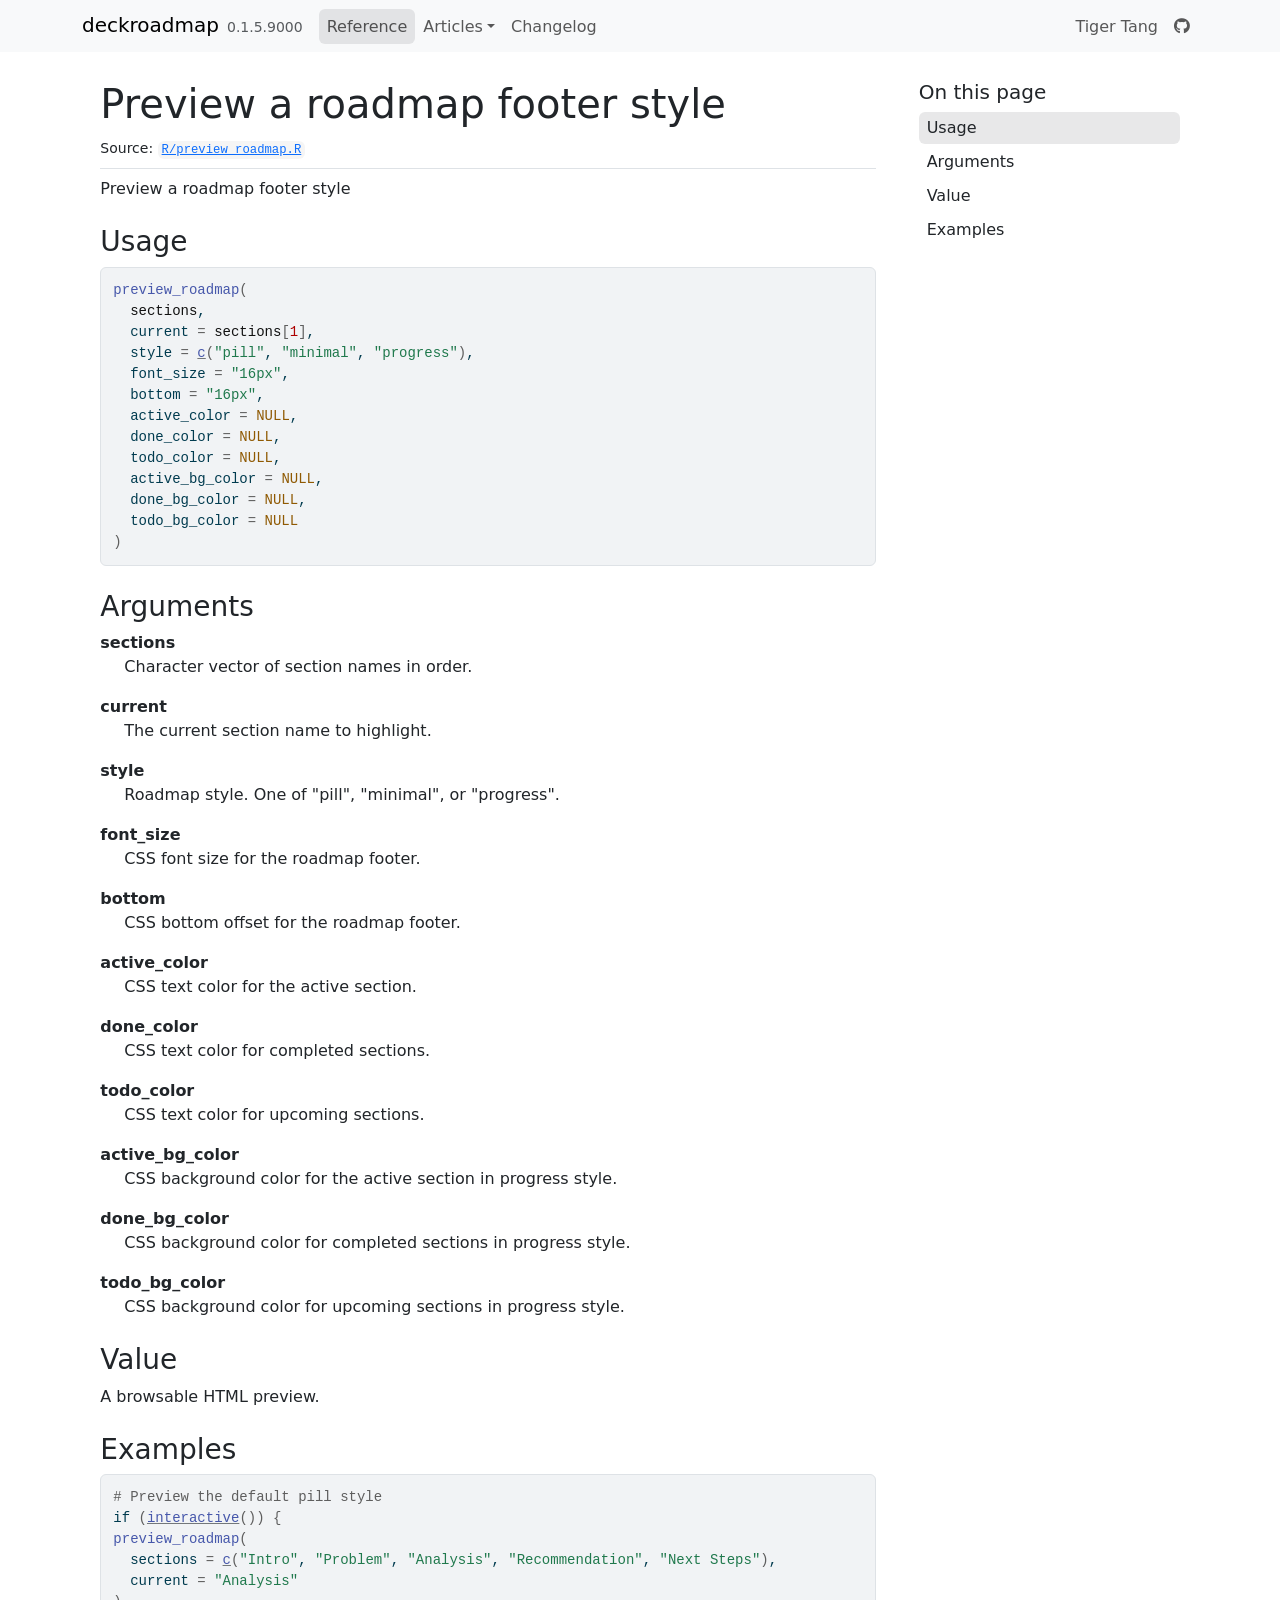
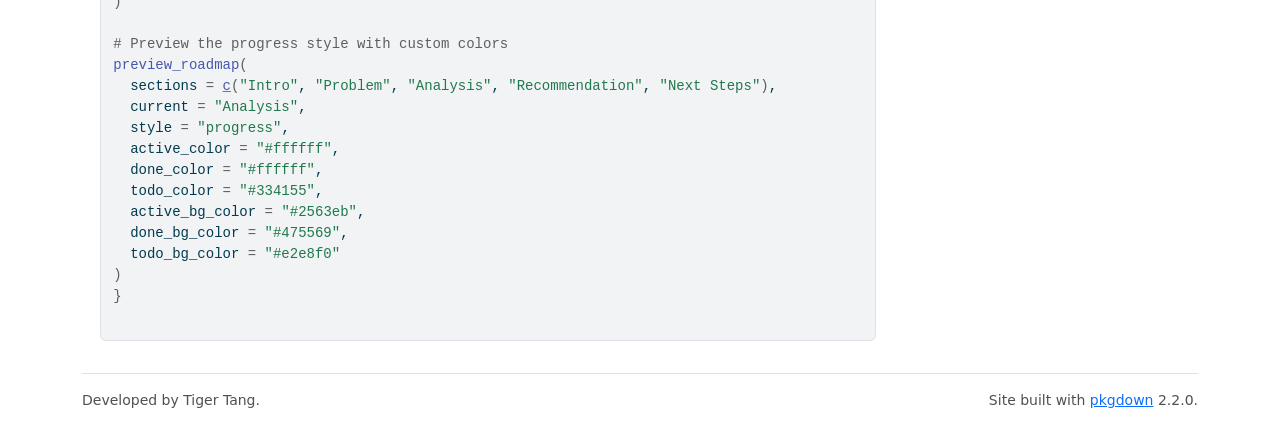
<file: reference/preview_roadmap.html>
<!DOCTYPE html>
<!-- Generated by pkgdown: do not edit by hand --><html lang="en-US"><head><meta http-equiv="Content-Type" content="text/html; charset=UTF-8"><meta charset="utf-8"><meta http-equiv="X-UA-Compatible" content="IE=edge"><meta name="viewport" content="width=device-width, initial-scale=1, shrink-to-fit=no"><title>Preview a roadmap footer style — preview_roadmap • deckroadmap</title><script src="../deps/jquery-3.6.0/jquery-3.6.0.min.js"></script><meta name="viewport" content="width=device-width, initial-scale=1, shrink-to-fit=no"><link href="../deps/bootstrap-5.3.8/bootstrap.min.css" rel="stylesheet"><script src="../deps/bootstrap-5.3.8/bootstrap.bundle.min.js"></script><link href="../deps/font-awesome-6.5.2/css/all.min.css" rel="stylesheet"><link href="../deps/font-awesome-6.5.2/css/v4-shims.min.css" rel="stylesheet"><script src="../deps/headroom-0.11.0/headroom.min.js"></script><script src="../deps/headroom-0.11.0/jQuery.headroom.min.js"></script><script src="../deps/bootstrap-toc-1.0.1/bootstrap-toc.min.js"></script><script src="../deps/clipboard.js-2.0.11/clipboard.min.js"></script><script src="../deps/search-1.0.0/autocomplete.jquery.min.js"></script><script src="../deps/search-1.0.0/fuse.min.js"></script><script src="../deps/search-1.0.0/mark.min.js"></script><!-- pkgdown --><script src="../pkgdown.js"></script><meta property="og:title" content="Preview a roadmap footer style — preview_roadmap"><meta name="description" content="Preview a roadmap footer style"><meta property="og:description" content="Preview a roadmap footer style"></head><body>
    <a href="#main" class="visually-hidden-focusable">Skip to contents</a>


    <nav class="navbar navbar-expand-lg fixed-top bg-light" data-bs-theme="light" aria-label="Site navigation"><div class="container">

    <a class="navbar-brand me-2" href="../index.html">deckroadmap</a>

    <small class="nav-text text-muted me-auto" data-bs-toggle="tooltip" data-bs-placement="bottom" title="">0.1.5.9000</small>


    <button class="navbar-toggler" type="button" data-bs-toggle="collapse" data-bs-target="#navbar" aria-controls="navbar" aria-expanded="false" aria-label="Toggle navigation">
      <span class="navbar-toggler-icon"></span>
    </button>

    <div id="navbar" class="collapse navbar-collapse ms-3">
      <ul class="navbar-nav me-auto"><li class="active nav-item"><a class="nav-link" href="../reference/index.html">Reference</a></li>
<li class="nav-item dropdown">
  <button class="nav-link dropdown-toggle" type="button" id="dropdown-articles" data-bs-toggle="dropdown" aria-expanded="false" aria-haspopup="true">Articles</button>
  <ul class="dropdown-menu" aria-labelledby="dropdown-articles"><li><a class="dropdown-item" href="../articles/get-started.html">Getting started with deckroadmap</a></li>
  </ul></li>
<li class="nav-item"><a class="nav-link" href="../news/index.html">Changelog</a></li>
      </ul><ul class="navbar-nav"><li class="nav-item"><a class="external-link nav-link" href="https://tigertang.org">Tiger Tang</a></li>
<li class="nav-item"><a class="external-link nav-link" href="https://github.com/CodingTigerTang/deckroadmap"><span class="fa fa-github"></span></a></li>
      </ul></div>


  </div>
</nav><div class="container template-reference-topic">
<div class="row">
  <main id="main" class="col-md-9"><div class="page-header">

      <h1>Preview a roadmap footer style</h1>
      <small class="dont-index">Source: <a href="https://github.com/CodingTigerTang/deckroadmap/blob/main/R/preview_roadmap.R" class="external-link"><code>R/preview_roadmap.R</code></a></small>
      <div class="d-none name"><code>preview_roadmap.Rd</code></div>
    </div>

    <div class="ref-description section level2">
    <p>Preview a roadmap footer style</p>
    </div>

    <div class="section level2">
    <h2 id="ref-usage">Usage<a class="anchor" aria-label="anchor" href="#ref-usage"></a></h2>
    <div class="sourceCode"><pre class="sourceCode r"><code><span><span class="fu">preview_roadmap</span><span class="op">(</span></span>
<span>  <span class="va">sections</span>,</span>
<span>  current <span class="op">=</span> <span class="va">sections</span><span class="op">[</span><span class="fl">1</span><span class="op">]</span>,</span>
<span>  style <span class="op">=</span> <span class="fu"><a href="https://rdrr.io/r/base/c.html" class="external-link">c</a></span><span class="op">(</span><span class="st">"pill"</span>, <span class="st">"minimal"</span>, <span class="st">"progress"</span><span class="op">)</span>,</span>
<span>  font_size <span class="op">=</span> <span class="st">"16px"</span>,</span>
<span>  bottom <span class="op">=</span> <span class="st">"16px"</span>,</span>
<span>  active_color <span class="op">=</span> <span class="cn">NULL</span>,</span>
<span>  done_color <span class="op">=</span> <span class="cn">NULL</span>,</span>
<span>  todo_color <span class="op">=</span> <span class="cn">NULL</span>,</span>
<span>  active_bg_color <span class="op">=</span> <span class="cn">NULL</span>,</span>
<span>  done_bg_color <span class="op">=</span> <span class="cn">NULL</span>,</span>
<span>  todo_bg_color <span class="op">=</span> <span class="cn">NULL</span></span>
<span><span class="op">)</span></span></code></pre></div>
    </div>

    <div class="section level2">
    <h2 id="arguments">Arguments<a class="anchor" aria-label="anchor" href="#arguments"></a></h2>


<dl><dt id="arg-sections">sections<a class="anchor" aria-label="anchor" href="#arg-sections"></a></dt>
<dd><p>Character vector of section names in order.</p></dd>


<dt id="arg-current">current<a class="anchor" aria-label="anchor" href="#arg-current"></a></dt>
<dd><p>The current section name to highlight.</p></dd>


<dt id="arg-style">style<a class="anchor" aria-label="anchor" href="#arg-style"></a></dt>
<dd><p>Roadmap style. One of "pill", "minimal", or "progress".</p></dd>


<dt id="arg-font-size">font_size<a class="anchor" aria-label="anchor" href="#arg-font-size"></a></dt>
<dd><p>CSS font size for the roadmap footer.</p></dd>


<dt id="arg-bottom">bottom<a class="anchor" aria-label="anchor" href="#arg-bottom"></a></dt>
<dd><p>CSS bottom offset for the roadmap footer.</p></dd>


<dt id="arg-active-color">active_color<a class="anchor" aria-label="anchor" href="#arg-active-color"></a></dt>
<dd><p>CSS text color for the active section.</p></dd>


<dt id="arg-done-color">done_color<a class="anchor" aria-label="anchor" href="#arg-done-color"></a></dt>
<dd><p>CSS text color for completed sections.</p></dd>


<dt id="arg-todo-color">todo_color<a class="anchor" aria-label="anchor" href="#arg-todo-color"></a></dt>
<dd><p>CSS text color for upcoming sections.</p></dd>


<dt id="arg-active-bg-color">active_bg_color<a class="anchor" aria-label="anchor" href="#arg-active-bg-color"></a></dt>
<dd><p>CSS background color for the active section in
progress style.</p></dd>


<dt id="arg-done-bg-color">done_bg_color<a class="anchor" aria-label="anchor" href="#arg-done-bg-color"></a></dt>
<dd><p>CSS background color for completed sections in
progress style.</p></dd>


<dt id="arg-todo-bg-color">todo_bg_color<a class="anchor" aria-label="anchor" href="#arg-todo-bg-color"></a></dt>
<dd><p>CSS background color for upcoming sections in
progress style.</p></dd>

</dl></div>
    <div class="section level2">
    <h2 id="value">Value<a class="anchor" aria-label="anchor" href="#value"></a></h2>
    <p>A browsable HTML preview.</p>
    </div>

    <div class="section level2">
    <h2 id="ref-examples">Examples<a class="anchor" aria-label="anchor" href="#ref-examples"></a></h2>
    <div class="sourceCode"><pre class="sourceCode r"><code><span class="r-in"><span><span class="co"># Preview the default pill style</span></span></span>
<span class="r-in"><span><span class="kw">if</span> <span class="op">(</span><span class="fu"><a href="https://rdrr.io/r/base/interactive.html" class="external-link">interactive</a></span><span class="op">(</span><span class="op">)</span><span class="op">)</span> <span class="op">{</span></span></span>
<span class="r-in"><span><span class="fu">preview_roadmap</span><span class="op">(</span></span></span>
<span class="r-in"><span>  sections <span class="op">=</span> <span class="fu"><a href="https://rdrr.io/r/base/c.html" class="external-link">c</a></span><span class="op">(</span><span class="st">"Intro"</span>, <span class="st">"Problem"</span>, <span class="st">"Analysis"</span>, <span class="st">"Recommendation"</span>, <span class="st">"Next Steps"</span><span class="op">)</span>,</span></span>
<span class="r-in"><span>  current <span class="op">=</span> <span class="st">"Analysis"</span></span></span>
<span class="r-in"><span><span class="op">)</span></span></span>
<span class="r-in"><span></span></span>
<span class="r-in"><span><span class="co"># Preview the progress style with custom colors</span></span></span>
<span class="r-in"><span><span class="fu">preview_roadmap</span><span class="op">(</span></span></span>
<span class="r-in"><span>  sections <span class="op">=</span> <span class="fu"><a href="https://rdrr.io/r/base/c.html" class="external-link">c</a></span><span class="op">(</span><span class="st">"Intro"</span>, <span class="st">"Problem"</span>, <span class="st">"Analysis"</span>, <span class="st">"Recommendation"</span>, <span class="st">"Next Steps"</span><span class="op">)</span>,</span></span>
<span class="r-in"><span>  current <span class="op">=</span> <span class="st">"Analysis"</span>,</span></span>
<span class="r-in"><span>  style <span class="op">=</span> <span class="st">"progress"</span>,</span></span>
<span class="r-in"><span>  active_color <span class="op">=</span> <span class="st">"#ffffff"</span>,</span></span>
<span class="r-in"><span>  done_color <span class="op">=</span> <span class="st">"#ffffff"</span>,</span></span>
<span class="r-in"><span>  todo_color <span class="op">=</span> <span class="st">"#334155"</span>,</span></span>
<span class="r-in"><span>  active_bg_color <span class="op">=</span> <span class="st">"#2563eb"</span>,</span></span>
<span class="r-in"><span>  done_bg_color <span class="op">=</span> <span class="st">"#475569"</span>,</span></span>
<span class="r-in"><span>  todo_bg_color <span class="op">=</span> <span class="st">"#e2e8f0"</span></span></span>
<span class="r-in"><span><span class="op">)</span></span></span>
<span class="r-in"><span><span class="op">}</span></span></span>
<span class="r-in"><span></span></span>
</code></pre></div>
    </div>
  </main><aside class="col-md-3"><nav id="toc" aria-label="Table of contents"><h2>On this page</h2>
    </nav></aside></div>


    <footer><div class="pkgdown-footer-left">
  <p>Developed by Tiger Tang.</p>
</div>

<div class="pkgdown-footer-right">
  <p>Site built with <a href="https://pkgdown.r-lib.org/" class="external-link">pkgdown</a> 2.2.0.</p>
</div>

    </footer></div>





  </body></html>
</file>
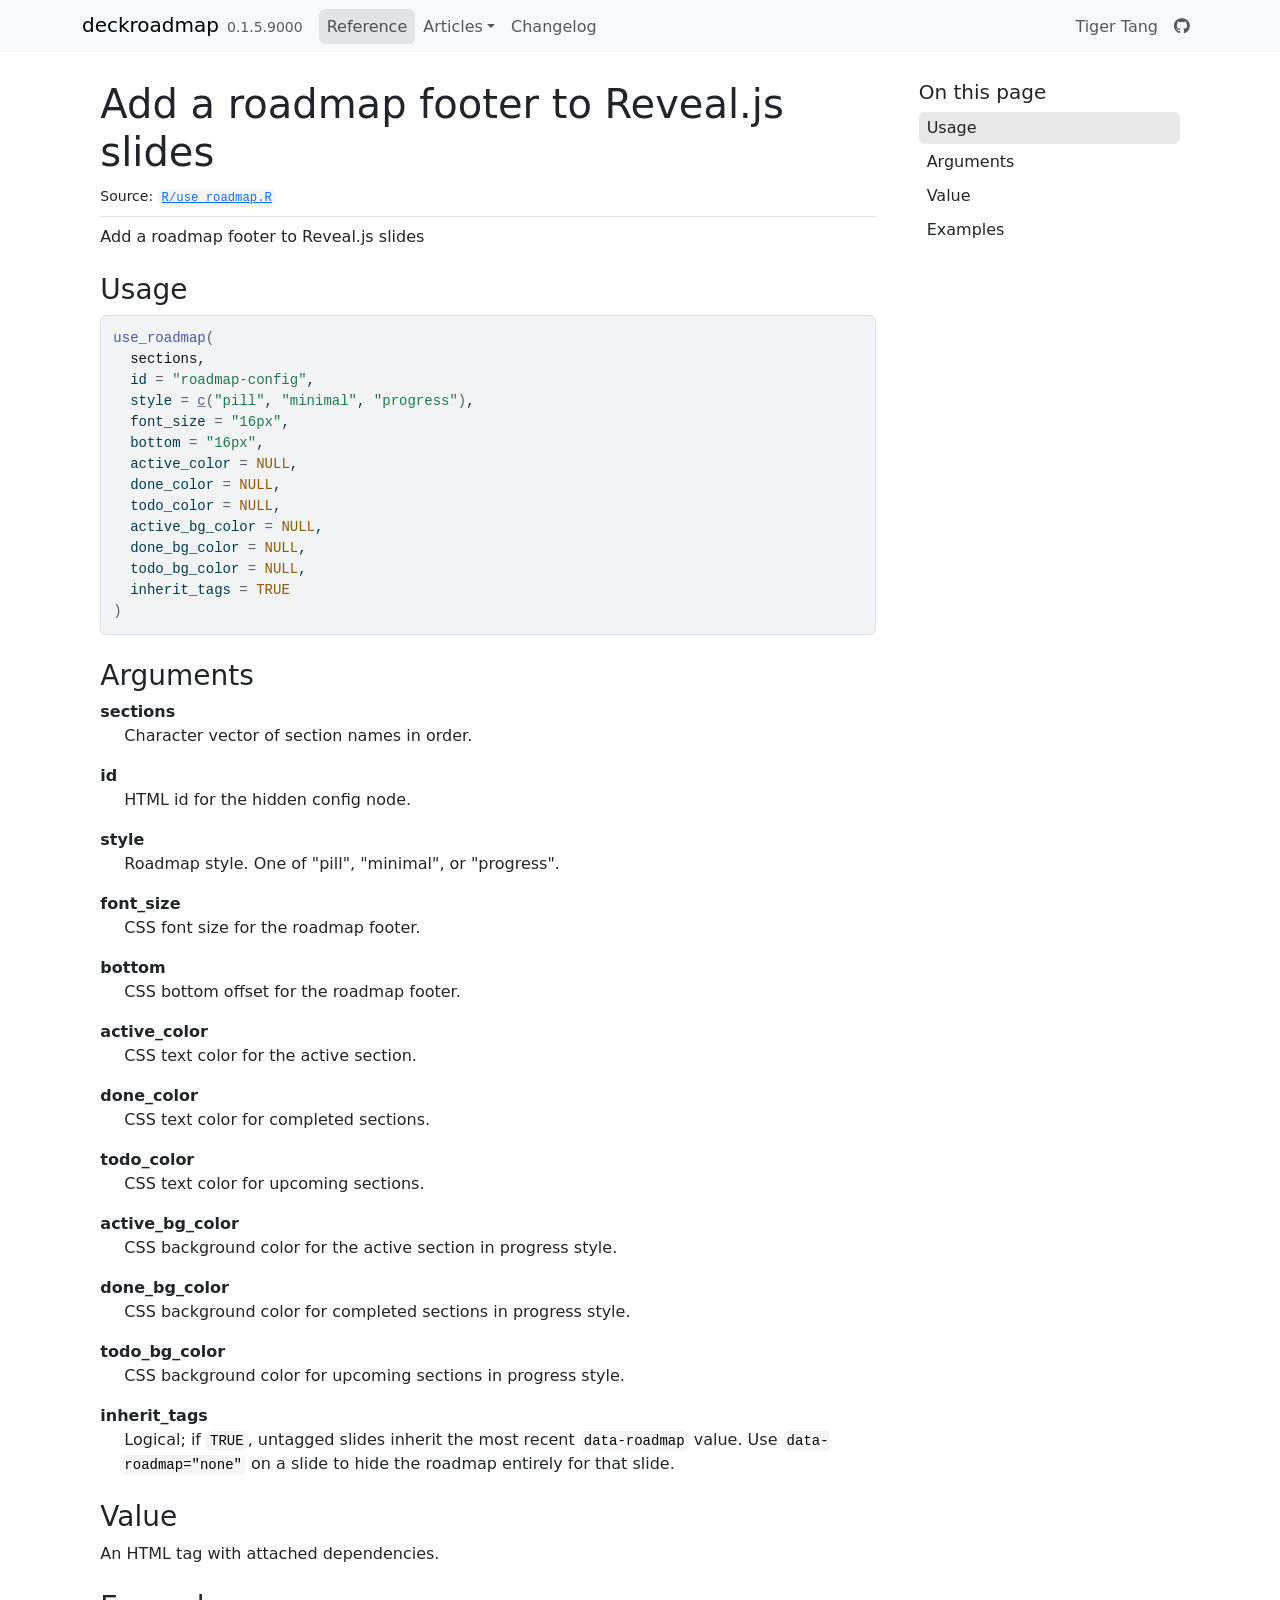
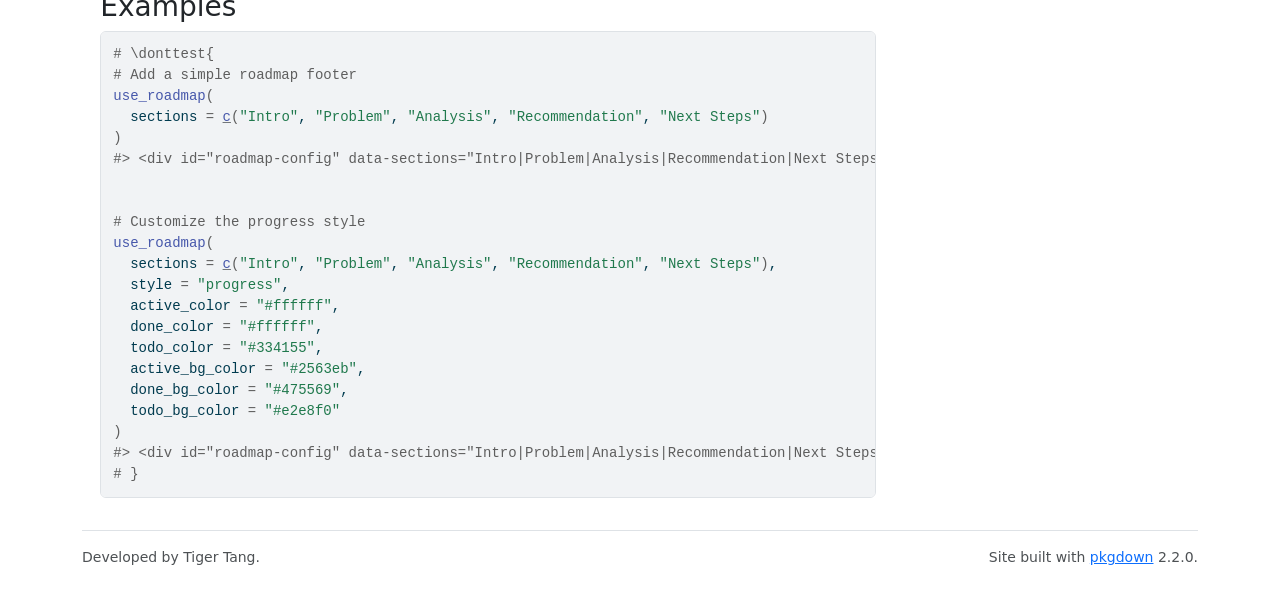
<file: reference/use_roadmap.html>
<!DOCTYPE html>
<!-- Generated by pkgdown: do not edit by hand --><html lang="en-US"><head><meta http-equiv="Content-Type" content="text/html; charset=UTF-8"><meta charset="utf-8"><meta http-equiv="X-UA-Compatible" content="IE=edge"><meta name="viewport" content="width=device-width, initial-scale=1, shrink-to-fit=no"><title>Add a roadmap footer to Reveal.js slides — use_roadmap • deckroadmap</title><script src="../deps/jquery-3.6.0/jquery-3.6.0.min.js"></script><meta name="viewport" content="width=device-width, initial-scale=1, shrink-to-fit=no"><link href="../deps/bootstrap-5.3.8/bootstrap.min.css" rel="stylesheet"><script src="../deps/bootstrap-5.3.8/bootstrap.bundle.min.js"></script><link href="../deps/font-awesome-6.5.2/css/all.min.css" rel="stylesheet"><link href="../deps/font-awesome-6.5.2/css/v4-shims.min.css" rel="stylesheet"><script src="../deps/headroom-0.11.0/headroom.min.js"></script><script src="../deps/headroom-0.11.0/jQuery.headroom.min.js"></script><script src="../deps/bootstrap-toc-1.0.1/bootstrap-toc.min.js"></script><script src="../deps/clipboard.js-2.0.11/clipboard.min.js"></script><script src="../deps/search-1.0.0/autocomplete.jquery.min.js"></script><script src="../deps/search-1.0.0/fuse.min.js"></script><script src="../deps/search-1.0.0/mark.min.js"></script><!-- pkgdown --><script src="../pkgdown.js"></script><meta property="og:title" content="Add a roadmap footer to Reveal.js slides — use_roadmap"><meta name="description" content="Add a roadmap footer to Reveal.js slides"><meta property="og:description" content="Add a roadmap footer to Reveal.js slides"></head><body>
    <a href="#main" class="visually-hidden-focusable">Skip to contents</a>


    <nav class="navbar navbar-expand-lg fixed-top bg-light" data-bs-theme="light" aria-label="Site navigation"><div class="container">

    <a class="navbar-brand me-2" href="../index.html">deckroadmap</a>

    <small class="nav-text text-muted me-auto" data-bs-toggle="tooltip" data-bs-placement="bottom" title="">0.1.5.9000</small>


    <button class="navbar-toggler" type="button" data-bs-toggle="collapse" data-bs-target="#navbar" aria-controls="navbar" aria-expanded="false" aria-label="Toggle navigation">
      <span class="navbar-toggler-icon"></span>
    </button>

    <div id="navbar" class="collapse navbar-collapse ms-3">
      <ul class="navbar-nav me-auto"><li class="active nav-item"><a class="nav-link" href="../reference/index.html">Reference</a></li>
<li class="nav-item dropdown">
  <button class="nav-link dropdown-toggle" type="button" id="dropdown-articles" data-bs-toggle="dropdown" aria-expanded="false" aria-haspopup="true">Articles</button>
  <ul class="dropdown-menu" aria-labelledby="dropdown-articles"><li><a class="dropdown-item" href="../articles/get-started.html">Getting started with deckroadmap</a></li>
  </ul></li>
<li class="nav-item"><a class="nav-link" href="../news/index.html">Changelog</a></li>
      </ul><ul class="navbar-nav"><li class="nav-item"><a class="external-link nav-link" href="https://tigertang.org">Tiger Tang</a></li>
<li class="nav-item"><a class="external-link nav-link" href="https://github.com/CodingTigerTang/deckroadmap"><span class="fa fa-github"></span></a></li>
      </ul></div>


  </div>
</nav><div class="container template-reference-topic">
<div class="row">
  <main id="main" class="col-md-9"><div class="page-header">

      <h1>Add a roadmap footer to Reveal.js slides</h1>
      <small class="dont-index">Source: <a href="https://github.com/CodingTigerTang/deckroadmap/blob/main/R/use_roadmap.R" class="external-link"><code>R/use_roadmap.R</code></a></small>
      <div class="d-none name"><code>use_roadmap.Rd</code></div>
    </div>

    <div class="ref-description section level2">
    <p>Add a roadmap footer to Reveal.js slides</p>
    </div>

    <div class="section level2">
    <h2 id="ref-usage">Usage<a class="anchor" aria-label="anchor" href="#ref-usage"></a></h2>
    <div class="sourceCode"><pre class="sourceCode r"><code><span><span class="fu">use_roadmap</span><span class="op">(</span></span>
<span>  <span class="va">sections</span>,</span>
<span>  id <span class="op">=</span> <span class="st">"roadmap-config"</span>,</span>
<span>  style <span class="op">=</span> <span class="fu"><a href="https://rdrr.io/r/base/c.html" class="external-link">c</a></span><span class="op">(</span><span class="st">"pill"</span>, <span class="st">"minimal"</span>, <span class="st">"progress"</span><span class="op">)</span>,</span>
<span>  font_size <span class="op">=</span> <span class="st">"16px"</span>,</span>
<span>  bottom <span class="op">=</span> <span class="st">"16px"</span>,</span>
<span>  active_color <span class="op">=</span> <span class="cn">NULL</span>,</span>
<span>  done_color <span class="op">=</span> <span class="cn">NULL</span>,</span>
<span>  todo_color <span class="op">=</span> <span class="cn">NULL</span>,</span>
<span>  active_bg_color <span class="op">=</span> <span class="cn">NULL</span>,</span>
<span>  done_bg_color <span class="op">=</span> <span class="cn">NULL</span>,</span>
<span>  todo_bg_color <span class="op">=</span> <span class="cn">NULL</span>,</span>
<span>  inherit_tags <span class="op">=</span> <span class="cn">TRUE</span></span>
<span><span class="op">)</span></span></code></pre></div>
    </div>

    <div class="section level2">
    <h2 id="arguments">Arguments<a class="anchor" aria-label="anchor" href="#arguments"></a></h2>


<dl><dt id="arg-sections">sections<a class="anchor" aria-label="anchor" href="#arg-sections"></a></dt>
<dd><p>Character vector of section names in order.</p></dd>


<dt id="arg-id">id<a class="anchor" aria-label="anchor" href="#arg-id"></a></dt>
<dd><p>HTML id for the hidden config node.</p></dd>


<dt id="arg-style">style<a class="anchor" aria-label="anchor" href="#arg-style"></a></dt>
<dd><p>Roadmap style. One of "pill", "minimal", or "progress".</p></dd>


<dt id="arg-font-size">font_size<a class="anchor" aria-label="anchor" href="#arg-font-size"></a></dt>
<dd><p>CSS font size for the roadmap footer.</p></dd>


<dt id="arg-bottom">bottom<a class="anchor" aria-label="anchor" href="#arg-bottom"></a></dt>
<dd><p>CSS bottom offset for the roadmap footer.</p></dd>


<dt id="arg-active-color">active_color<a class="anchor" aria-label="anchor" href="#arg-active-color"></a></dt>
<dd><p>CSS text color for the active section.</p></dd>


<dt id="arg-done-color">done_color<a class="anchor" aria-label="anchor" href="#arg-done-color"></a></dt>
<dd><p>CSS text color for completed sections.</p></dd>


<dt id="arg-todo-color">todo_color<a class="anchor" aria-label="anchor" href="#arg-todo-color"></a></dt>
<dd><p>CSS text color for upcoming sections.</p></dd>


<dt id="arg-active-bg-color">active_bg_color<a class="anchor" aria-label="anchor" href="#arg-active-bg-color"></a></dt>
<dd><p>CSS background color for the active section in
progress style.</p></dd>


<dt id="arg-done-bg-color">done_bg_color<a class="anchor" aria-label="anchor" href="#arg-done-bg-color"></a></dt>
<dd><p>CSS background color for completed sections in
progress style.</p></dd>


<dt id="arg-todo-bg-color">todo_bg_color<a class="anchor" aria-label="anchor" href="#arg-todo-bg-color"></a></dt>
<dd><p>CSS background color for upcoming sections in
progress style.</p></dd>


<dt id="arg-inherit-tags">inherit_tags<a class="anchor" aria-label="anchor" href="#arg-inherit-tags"></a></dt>
<dd><p>Logical; if <code>TRUE</code>, untagged slides inherit the most
recent <code>data-roadmap</code> value. Use <code>data-roadmap="none"</code> on a slide to hide
the roadmap entirely for that slide.</p></dd>

</dl></div>
    <div class="section level2">
    <h2 id="value">Value<a class="anchor" aria-label="anchor" href="#value"></a></h2>
    <p>An HTML tag with attached dependencies.</p>
    </div>

    <div class="section level2">
    <h2 id="ref-examples">Examples<a class="anchor" aria-label="anchor" href="#ref-examples"></a></h2>
    <div class="sourceCode"><pre class="sourceCode r"><code><span class="r-in"><span><span class="co"># \donttest{</span></span></span>
<span class="r-in"><span><span class="co"># Add a simple roadmap footer</span></span></span>
<span class="r-in"><span><span class="fu">use_roadmap</span><span class="op">(</span></span></span>
<span class="r-in"><span>  sections <span class="op">=</span> <span class="fu"><a href="https://rdrr.io/r/base/c.html" class="external-link">c</a></span><span class="op">(</span><span class="st">"Intro"</span>, <span class="st">"Problem"</span>, <span class="st">"Analysis"</span>, <span class="st">"Recommendation"</span>, <span class="st">"Next Steps"</span><span class="op">)</span></span></span>
<span class="r-in"><span><span class="op">)</span></span></span>
<span class="r-out co"><span class="r-pr">#&gt;</span> &lt;div id="roadmap-config" data-sections="Intro|Problem|Analysis|Recommendation|Next Steps" data-style="pill" data-inherit-tags="true" style="display:none;--deckroadmap-font-size:16px;--deckroadmap-bottom:16px;--deckroadmap-active-bg-color:;--deckroadmap-done-bg-color:;--deckroadmap-todo-bg-color:;--deckroadmap-active-color:;--deckroadmap-done-color:;--deckroadmap-todo-color:;"&gt;&lt;/div&gt;</span>
<span class="r-in"><span></span></span>
<span class="r-in"><span></span></span>
<span class="r-in"><span><span class="co"># Customize the progress style</span></span></span>
<span class="r-in"><span><span class="fu">use_roadmap</span><span class="op">(</span></span></span>
<span class="r-in"><span>  sections <span class="op">=</span> <span class="fu"><a href="https://rdrr.io/r/base/c.html" class="external-link">c</a></span><span class="op">(</span><span class="st">"Intro"</span>, <span class="st">"Problem"</span>, <span class="st">"Analysis"</span>, <span class="st">"Recommendation"</span>, <span class="st">"Next Steps"</span><span class="op">)</span>,</span></span>
<span class="r-in"><span>  style <span class="op">=</span> <span class="st">"progress"</span>,</span></span>
<span class="r-in"><span>  active_color <span class="op">=</span> <span class="st">"#ffffff"</span>,</span></span>
<span class="r-in"><span>  done_color <span class="op">=</span> <span class="st">"#ffffff"</span>,</span></span>
<span class="r-in"><span>  todo_color <span class="op">=</span> <span class="st">"#334155"</span>,</span></span>
<span class="r-in"><span>  active_bg_color <span class="op">=</span> <span class="st">"#2563eb"</span>,</span></span>
<span class="r-in"><span>  done_bg_color <span class="op">=</span> <span class="st">"#475569"</span>,</span></span>
<span class="r-in"><span>  todo_bg_color <span class="op">=</span> <span class="st">"#e2e8f0"</span></span></span>
<span class="r-in"><span><span class="op">)</span></span></span>
<span class="r-out co"><span class="r-pr">#&gt;</span> &lt;div id="roadmap-config" data-sections="Intro|Problem|Analysis|Recommendation|Next Steps" data-style="progress" data-inherit-tags="true" style="display:none;--deckroadmap-font-size:16px;--deckroadmap-bottom:16px;--deckroadmap-active-bg-color:#2563eb;--deckroadmap-done-bg-color:#475569;--deckroadmap-todo-bg-color:#e2e8f0;--deckroadmap-active-color:#ffffff;--deckroadmap-done-color:#ffffff;--deckroadmap-todo-color:#334155;"&gt;&lt;/div&gt;</span>
<span class="r-in"><span><span class="co"># }</span></span></span>
</code></pre></div>
    </div>
  </main><aside class="col-md-3"><nav id="toc" aria-label="Table of contents"><h2>On this page</h2>
    </nav></aside></div>


    <footer><div class="pkgdown-footer-left">
  <p>Developed by Tiger Tang.</p>
</div>

<div class="pkgdown-footer-right">
  <p>Site built with <a href="https://pkgdown.r-lib.org/" class="external-link">pkgdown</a> 2.2.0.</p>
</div>

    </footer></div>





  </body></html>
</file>
<file: deps/font-awesome-6.5.2/css/v4-shims.min.css>
/*!
 * Font Awesome Free 6.5.2 by @fontawesome - https://fontawesome.com
 * License - https://fontawesome.com/license/free (Icons: CC BY 4.0, Fonts: SIL OFL 1.1, Code: MIT License)
 * Copyright 2024 Fonticons, Inc.
 */
.fa.fa-glass:before{content:"\f000"}.fa.fa-envelope-o{font-family:"Font Awesome 6 Free";font-weight:400}.fa.fa-envelope-o:before{content:"\f0e0"}.fa.fa-star-o{font-family:"Font Awesome 6 Free";font-weight:400}.fa.fa-star-o:before{content:"\f005"}.fa.fa-close:before,.fa.fa-remove:before{content:"\f00d"}.fa.fa-gear:before{content:"\f013"}.fa.fa-trash-o{font-family:"Font Awesome 6 Free";font-weight:400}.fa.fa-trash-o:before{content:"\f2ed"}.fa.fa-home:before{content:"\f015"}.fa.fa-file-o{font-family:"Font Awesome 6 Free";font-weight:400}.fa.fa-file-o:before{content:"\f15b"}.fa.fa-clock-o{font-family:"Font Awesome 6 Free";font-weight:400}.fa.fa-clock-o:before{content:"\f017"}.fa.fa-arrow-circle-o-down{font-family:"Font Awesome 6 Free";font-weight:400}.fa.fa-arrow-circle-o-down:before{content:"\f358"}.fa.fa-arrow-circle-o-up{font-family:"Font Awesome 6 Free";font-weight:400}.fa.fa-arrow-circle-o-up:before{content:"\f35b"}.fa.fa-play-circle-o{font-family:"Font Awesome 6 Free";font-weight:400}.fa.fa-play-circle-o:before{content:"\f144"}.fa.fa-repeat:before,.fa.fa-rotate-right:before{content:"\f01e"}.fa.fa-refresh:before{content:"\f021"}.fa.fa-list-alt{font-family:"Font Awesome 6 Free";font-weight:400}.fa.fa-list-alt:before{content:"\f022"}.fa.fa-dedent:before{content:"\f03b"}.fa.fa-video-camera:before{content:"\f03d"}.fa.fa-picture-o{font-family:"Font Awesome 6 Free";font-weight:400}.fa.fa-picture-o:before{content:"\f03e"}.fa.fa-photo{font-family:"Font Awesome 6 Free";font-weight:400}.fa.fa-photo:before{content:"\f03e"}.fa.fa-image{font-family:"Font Awesome 6 Free";font-weight:400}.fa.fa-image:before{content:"\f03e"}.fa.fa-map-marker:before{content:"\f3c5"}.fa.fa-pencil-square-o{font-family:"Font Awesome 6 Free";font-weight:400}.fa.fa-pencil-square-o:before{content:"\f044"}.fa.fa-edit{font-family:"Font Awesome 6 Free";font-weight:400}.fa.fa-edit:before{content:"\f044"}.fa.fa-share-square-o:before{content:"\f14d"}.fa.fa-check-square-o{font-family:"Font Awesome 6 Free";font-weight:400}.fa.fa-check-square-o:before{content:"\f14a"}.fa.fa-arrows:before{content:"\f0b2"}.fa.fa-times-circle-o{font-family:"Font Awesome 6 Free";font-weight:400}.fa.fa-times-circle-o:before{content:"\f057"}.fa.fa-check-circle-o{font-family:"Font Awesome 6 Free";font-weight:400}.fa.fa-check-circle-o:before{content:"\f058"}.fa.fa-mail-forward:before{content:"\f064"}.fa.fa-expand:before{content:"\f424"}.fa.fa-compress:before{content:"\f422"}.fa.fa-eye,.fa.fa-eye-slash{font-family:"Font Awesome 6 Free";font-weight:400}.fa.fa-warning:before{content:"\f071"}.fa.fa-calendar:before{content:"\f073"}.fa.fa-arrows-v:before{content:"\f338"}.fa.fa-arrows-h:before{content:"\f337"}.fa.fa-bar-chart-o:before,.fa.fa-bar-chart:before{content:"\e0e3"}.fa.fa-twitter-square{font-family:"Font Awesome 6 Brands";font-weight:400}.fa.fa-twitter-square:before{content:"\f081"}.fa.fa-facebook-square{font-family:"Font Awesome 6 Brands";font-weight:400}.fa.fa-facebook-square:before{content:"\f082"}.fa.fa-gears:before{content:"\f085"}.fa.fa-thumbs-o-up{font-family:"Font Awesome 6 Free";font-weight:400}.fa.fa-thumbs-o-up:before{content:"\f164"}.fa.fa-thumbs-o-down{font-family:"Font Awesome 6 Free";font-weight:400}.fa.fa-thumbs-o-down:before{content:"\f165"}.fa.fa-heart-o{font-family:"Font Awesome 6 Free";font-weight:400}.fa.fa-heart-o:before{content:"\f004"}.fa.fa-sign-out:before{content:"\f2f5"}.fa.fa-linkedin-square{font-family:"Font Awesome 6 Brands";font-weight:400}.fa.fa-linkedin-square:before{content:"\f08c"}.fa.fa-thumb-tack:before{content:"\f08d"}.fa.fa-external-link:before{content:"\f35d"}.fa.fa-sign-in:before{content:"\f2f6"}.fa.fa-github-square{font-family:"Font Awesome 6 Brands";font-weight:400}.fa.fa-github-square:before{content:"\f092"}.fa.fa-lemon-o{font-family:"Font Awesome 6 Free";font-weight:400}.fa.fa-lemon-o:before{content:"\f094"}.fa.fa-square-o{font-family:"Font Awesome 6 Free";font-weight:400}.fa.fa-square-o:before{content:"\f0c8"}.fa.fa-bookmark-o{font-family:"Font Awesome 6 Free";font-weight:400}.fa.fa-bookmark-o:before{content:"\f02e"}.fa.fa-facebook,.fa.fa-twitter{font-family:"Font Awesome 6 Brands";font-weight:400}.fa.fa-facebook:before{content:"\f39e"}.fa.fa-facebook-f{font-family:"Font Awesome 6 Brands";font-weight:400}.fa.fa-facebook-f:before{content:"\f39e"}.fa.fa-github{font-family:"Font Awesome 6 Brands";font-weight:400}.fa.fa-credit-card{font-family:"Font Awesome 6 Free";font-weight:400}.fa.fa-feed:before{content:"\f09e"}.fa.fa-hdd-o{font-family:"Font Awesome 6 Free";font-weight:400}.fa.fa-hdd-o:before{content:"\f0a0"}.fa.fa-hand-o-right{font-family:"Font Awesome 6 Free";font-weight:400}.fa.fa-hand-o-right:before{content:"\f0a4"}.fa.fa-hand-o-left{font-family:"Font Awesome 6 Free";font-weight:400}.fa.fa-hand-o-left:before{content:"\f0a5"}.fa.fa-hand-o-up{font-family:"Font Awesome 6 Free";font-weight:400}.fa.fa-hand-o-up:before{content:"\f0a6"}.fa.fa-hand-o-down{font-family:"Font Awesome 6 Free";font-weight:400}.fa.fa-hand-o-down:before{content:"\f0a7"}.fa.fa-globe:before{content:"\f57d"}.fa.fa-tasks:before{content:"\f828"}.fa.fa-arrows-alt:before{content:"\f31e"}.fa.fa-group:before{content:"\f0c0"}.fa.fa-chain:before{content:"\f0c1"}.fa.fa-cut:before{content:"\f0c4"}.fa.fa-files-o{font-family:"Font Awesome 6 Free";font-weight:400}.fa.fa-files-o:before{content:"\f0c5"}.fa.fa-floppy-o{font-family:"Font Awesome 6 Free";font-weight:400}.fa.fa-floppy-o:before{content:"\f0c7"}.fa.fa-save{font-family:"Font Awesome 6 Free";font-weight:400}.fa.fa-save:before{content:"\f0c7"}.fa.fa-navicon:before,.fa.fa-reorder:before{content:"\f0c9"}.fa.fa-magic:before{content:"\e2ca"}.fa.fa-pinterest,.fa.fa-pinterest-square{font-family:"Font Awesome 6 Brands";font-weight:400}.fa.fa-pinterest-square:before{content:"\f0d3"}.fa.fa-google-plus-square{font-family:"Font Awesome 6 Brands";font-weight:400}.fa.fa-google-plus-square:before{content:"\f0d4"}.fa.fa-google-plus{font-family:"Font Awesome 6 Brands";font-weight:400}.fa.fa-google-plus:before{content:"\f0d5"}.fa.fa-money:before{content:"\f3d1"}.fa.fa-unsorted:before{content:"\f0dc"}.fa.fa-sort-desc:before{content:"\f0dd"}.fa.fa-sort-asc:before{content:"\f0de"}.fa.fa-linkedin{font-family:"Font Awesome 6 Brands";font-weight:400}.fa.fa-linkedin:before{content:"\f0e1"}.fa.fa-rotate-left:before{content:"\f0e2"}.fa.fa-legal:before{content:"\f0e3"}.fa.fa-dashboard:before,.fa.fa-tachometer:before{content:"\f625"}.fa.fa-comment-o{font-family:"Font Awesome 6 Free";font-weight:400}.fa.fa-comment-o:before{content:"\f075"}.fa.fa-comments-o{font-family:"Font Awesome 6 Free";font-weight:400}.fa.fa-comments-o:before{content:"\f086"}.fa.fa-flash:before{content:"\f0e7"}.fa.fa-clipboard:before{content:"\f0ea"}.fa.fa-lightbulb-o{font-family:"Font Awesome 6 Free";font-weight:400}.fa.fa-lightbulb-o:before{content:"\f0eb"}.fa.fa-exchange:before{content:"\f362"}.fa.fa-cloud-download:before{content:"\f0ed"}.fa.fa-cloud-upload:before{content:"\f0ee"}.fa.fa-bell-o{font-family:"Font Awesome 6 Free";font-weight:400}.fa.fa-bell-o:before{content:"\f0f3"}.fa.fa-cutlery:before{content:"\f2e7"}.fa.fa-file-text-o{font-family:"Font Awesome 6 Free";font-weight:400}.fa.fa-file-text-o:before{content:"\f15c"}.fa.fa-building-o{font-family:"Font Awesome 6 Free";font-weight:400}.fa.fa-building-o:before{content:"\f1ad"}.fa.fa-hospital-o{font-family:"Font Awesome 6 Free";font-weight:400}.fa.fa-hospital-o:before{content:"\f0f8"}.fa.fa-tablet:before{content:"\f3fa"}.fa.fa-mobile-phone:before,.fa.fa-mobile:before{content:"\f3cd"}.fa.fa-circle-o{font-family:"Font Awesome 6 Free";font-weight:400}.fa.fa-circle-o:before{content:"\f111"}.fa.fa-mail-reply:before{content:"\f3e5"}.fa.fa-github-alt{font-family:"Font Awesome 6 Brands";font-weight:400}.fa.fa-folder-o{font-family:"Font Awesome 6 Free";font-weight:400}.fa.fa-folder-o:before{content:"\f07b"}.fa.fa-folder-open-o{font-family:"Font Awesome 6 Free";font-weight:400}.fa.fa-folder-open-o:before{content:"\f07c"}.fa.fa-smile-o{font-family:"Font Awesome 6 Free";font-weight:400}.fa.fa-smile-o:before{content:"\f118"}.fa.fa-frown-o{font-family:"Font Awesome 6 Free";font-weight:400}.fa.fa-frown-o:before{content:"\f119"}.fa.fa-meh-o{font-family:"Font Awesome 6 Free";font-weight:400}.fa.fa-meh-o:before{content:"\f11a"}.fa.fa-keyboard-o{font-family:"Font Awesome 6 Free";font-weight:400}.fa.fa-keyboard-o:before{content:"\f11c"}.fa.fa-flag-o{font-family:"Font Awesome 6 Free";font-weight:400}.fa.fa-flag-o:before{content:"\f024"}.fa.fa-mail-reply-all:before{content:"\f122"}.fa.fa-star-half-o{font-family:"Font Awesome 6 Free";font-weight:400}.fa.fa-star-half-o:before{content:"\f5c0"}.fa.fa-star-half-empty{font-family:"Font Awesome 6 Free";font-weight:400}.fa.fa-star-half-empty:before{content:"\f5c0"}.fa.fa-star-half-full{font-family:"Font Awesome 6 Free";font-weight:400}.fa.fa-star-half-full:before{content:"\f5c0"}.fa.fa-code-fork:before{content:"\f126"}.fa.fa-chain-broken:before,.fa.fa-unlink:before{content:"\f127"}.fa.fa-calendar-o{font-family:"Font Awesome 6 Free";font-weight:400}.fa.fa-calendar-o:before{content:"\f133"}.fa.fa-css3,.fa.fa-html5,.fa.fa-maxcdn{font-family:"Font Awesome 6 Brands";font-weight:400}.fa.fa-unlock-alt:before{content:"\f09c"}.fa.fa-minus-square-o{font-family:"Font Awesome 6 Free";font-weight:400}.fa.fa-minus-square-o:before{content:"\f146"}.fa.fa-level-up:before{content:"\f3bf"}.fa.fa-level-down:before{content:"\f3be"}.fa.fa-pencil-square:before{content:"\f14b"}.fa.fa-external-link-square:before{content:"\f360"}.fa.fa-compass{font-family:"Font Awesome 6 Free";font-weight:400}.fa.fa-caret-square-o-down{font-family:"Font Awesome 6 Free";font-weight:400}.fa.fa-caret-square-o-down:before{content:"\f150"}.fa.fa-toggle-down{font-family:"Font Awesome 6 Free";font-weight:400}.fa.fa-toggle-down:before{content:"\f150"}.fa.fa-caret-square-o-up{font-family:"Font Awesome 6 Free";font-weight:400}.fa.fa-caret-square-o-up:before{content:"\f151"}.fa.fa-toggle-up{font-family:"Font Awesome 6 Free";font-weight:400}.fa.fa-toggle-up:before{content:"\f151"}.fa.fa-caret-square-o-right{font-family:"Font Awesome 6 Free";font-weight:400}.fa.fa-caret-square-o-right:before{content:"\f152"}.fa.fa-toggle-right{font-family:"Font Awesome 6 Free";font-weight:400}.fa.fa-toggle-right:before{content:"\f152"}.fa.fa-eur:before,.fa.fa-euro:before{content:"\f153"}.fa.fa-gbp:before{content:"\f154"}.fa.fa-dollar:before,.fa.fa-usd:before{content:"\24"}.fa.fa-inr:before,.fa.fa-rupee:before{content:"\e1bc"}.fa.fa-cny:before,.fa.fa-jpy:before,.fa.fa-rmb:before,.fa.fa-yen:before{content:"\f157"}.fa.fa-rouble:before,.fa.fa-rub:before,.fa.fa-ruble:before{content:"\f158"}.fa.fa-krw:before,.fa.fa-won:before{content:"\f159"}.fa.fa-bitcoin,.fa.fa-btc{font-family:"Font Awesome 6 Brands";font-weight:400}.fa.fa-bitcoin:before{content:"\f15a"}.fa.fa-file-text:before{content:"\f15c"}.fa.fa-sort-alpha-asc:before{content:"\f15d"}.fa.fa-sort-alpha-desc:before{content:"\f881"}.fa.fa-sort-amount-asc:before{content:"\f884"}.fa.fa-sort-amount-desc:before{content:"\f160"}.fa.fa-sort-numeric-asc:before{content:"\f162"}.fa.fa-sort-numeric-desc:before{content:"\f886"}.fa.fa-youtube-square{font-family:"Font Awesome 6 Brands";font-weight:400}.fa.fa-youtube-square:before{content:"\f431"}.fa.fa-xing,.fa.fa-xing-square,.fa.fa-youtube{font-family:"Font Awesome 6 Brands";font-weight:400}.fa.fa-xing-square:before{content:"\f169"}.fa.fa-youtube-play{font-family:"Font Awesome 6 Brands";font-weight:400}.fa.fa-youtube-play:before{content:"\f167"}.fa.fa-adn,.fa.fa-bitbucket,.fa.fa-bitbucket-square,.fa.fa-dropbox,.fa.fa-flickr,.fa.fa-instagram,.fa.fa-stack-overflow{font-family:"Font Awesome 6 Brands";font-weight:400}.fa.fa-bitbucket-square:before{content:"\f171"}.fa.fa-tumblr,.fa.fa-tumblr-square{font-family:"Font Awesome 6 Brands";font-weight:400}.fa.fa-tumblr-square:before{content:"\f174"}.fa.fa-long-arrow-down:before{content:"\f309"}.fa.fa-long-arrow-up:before{content:"\f30c"}.fa.fa-long-arrow-left:before{content:"\f30a"}.fa.fa-long-arrow-right:before{content:"\f30b"}.fa.fa-android,.fa.fa-apple,.fa.fa-dribbble,.fa.fa-foursquare,.fa.fa-gittip,.fa.fa-gratipay,.fa.fa-linux,.fa.fa-skype,.fa.fa-trello,.fa.fa-windows{font-family:"Font Awesome 6 Brands";font-weight:400}.fa.fa-gittip:before{content:"\f184"}.fa.fa-sun-o{font-family:"Font Awesome 6 Free";font-weight:400}.fa.fa-sun-o:before{content:"\f185"}.fa.fa-moon-o{font-family:"Font Awesome 6 Free";font-weight:400}.fa.fa-moon-o:before{content:"\f186"}.fa.fa-pagelines,.fa.fa-renren,.fa.fa-stack-exchange,.fa.fa-vk,.fa.fa-weibo{font-family:"Font Awesome 6 Brands";font-weight:400}.fa.fa-arrow-circle-o-right{font-family:"Font Awesome 6 Free";font-weight:400}.fa.fa-arrow-circle-o-right:before{content:"\f35a"}.fa.fa-arrow-circle-o-left{font-family:"Font Awesome 6 Free";font-weight:400}.fa.fa-arrow-circle-o-left:before{content:"\f359"}.fa.fa-caret-square-o-left{font-family:"Font Awesome 6 Free";font-weight:400}.fa.fa-caret-square-o-left:before{content:"\f191"}.fa.fa-toggle-left{font-family:"Font Awesome 6 Free";font-weight:400}.fa.fa-toggle-left:before{content:"\f191"}.fa.fa-dot-circle-o{font-family:"Font Awesome 6 Free";font-weight:400}.fa.fa-dot-circle-o:before{content:"\f192"}.fa.fa-vimeo-square{font-family:"Font Awesome 6 Brands";font-weight:400}.fa.fa-vimeo-square:before{content:"\f194"}.fa.fa-try:before,.fa.fa-turkish-lira:before{content:"\e2bb"}.fa.fa-plus-square-o{font-family:"Font Awesome 6 Free";font-weight:400}.fa.fa-plus-square-o:before{content:"\f0fe"}.fa.fa-openid,.fa.fa-slack,.fa.fa-wordpress{font-family:"Font Awesome 6 Brands";font-weight:400}.fa.fa-bank:before,.fa.fa-institution:before{content:"\f19c"}.fa.fa-mortar-board:before{content:"\f19d"}.fa.fa-google,.fa.fa-reddit,.fa.fa-reddit-square,.fa.fa-yahoo{font-family:"Font Awesome 6 Brands";font-weight:400}.fa.fa-reddit-square:before{content:"\f1a2"}.fa.fa-behance,.fa.fa-behance-square,.fa.fa-delicious,.fa.fa-digg,.fa.fa-drupal,.fa.fa-joomla,.fa.fa-pied-piper-alt,.fa.fa-pied-piper-pp,.fa.fa-stumbleupon,.fa.fa-stumbleupon-circle{font-family:"Font Awesome 6 Brands";font-weight:400}.fa.fa-behance-square:before{content:"\f1b5"}.fa.fa-steam,.fa.fa-steam-square{font-family:"Font Awesome 6 Brands";font-weight:400}.fa.fa-steam-square:before{content:"\f1b7"}.fa.fa-automobile:before{content:"\f1b9"}.fa.fa-cab:before{content:"\f1ba"}.fa.fa-deviantart,.fa.fa-soundcloud,.fa.fa-spotify{font-family:"Font Awesome 6 Brands";font-weight:400}.fa.fa-file-pdf-o{font-family:"Font Awesome 6 Free";font-weight:400}.fa.fa-file-pdf-o:before{content:"\f1c1"}.fa.fa-file-word-o{font-family:"Font Awesome 6 Free";font-weight:400}.fa.fa-file-word-o:before{content:"\f1c2"}.fa.fa-file-excel-o{font-family:"Font Awesome 6 Free";font-weight:400}.fa.fa-file-excel-o:before{content:"\f1c3"}.fa.fa-file-powerpoint-o{font-family:"Font Awesome 6 Free";font-weight:400}.fa.fa-file-powerpoint-o:before{content:"\f1c4"}.fa.fa-file-image-o{font-family:"Font Awesome 6 Free";font-weight:400}.fa.fa-file-image-o:before{content:"\f1c5"}.fa.fa-file-photo-o{font-family:"Font Awesome 6 Free";font-weight:400}.fa.fa-file-photo-o:before{content:"\f1c5"}.fa.fa-file-picture-o{font-family:"Font Awesome 6 Free";font-weight:400}.fa.fa-file-picture-o:before{content:"\f1c5"}.fa.fa-file-archive-o{font-family:"Font Awesome 6 Free";font-weight:400}.fa.fa-file-archive-o:before{content:"\f1c6"}.fa.fa-file-zip-o{font-family:"Font Awesome 6 Free";font-weight:400}.fa.fa-file-zip-o:before{content:"\f1c6"}.fa.fa-file-audio-o{font-family:"Font Awesome 6 Free";font-weight:400}.fa.fa-file-audio-o:before{content:"\f1c7"}.fa.fa-file-sound-o{font-family:"Font Awesome 6 Free";font-weight:400}.fa.fa-file-sound-o:before{content:"\f1c7"}.fa.fa-file-video-o{font-family:"Font Awesome 6 Free";font-weight:400}.fa.fa-file-video-o:before{content:"\f1c8"}.fa.fa-file-movie-o{font-family:"Font Awesome 6 Free";font-weight:400}.fa.fa-file-movie-o:before{content:"\f1c8"}.fa.fa-file-code-o{font-family:"Font Awesome 6 Free";font-weight:400}.fa.fa-file-code-o:before{content:"\f1c9"}.fa.fa-codepen,.fa.fa-jsfiddle,.fa.fa-vine{font-family:"Font Awesome 6 Brands";font-weight:400}.fa.fa-life-bouy:before,.fa.fa-life-buoy:before,.fa.fa-life-saver:before,.fa.fa-support:before{content:"\f1cd"}.fa.fa-circle-o-notch:before{content:"\f1ce"}.fa.fa-ra,.fa.fa-rebel{font-family:"Font Awesome 6 Brands";font-weight:400}.fa.fa-ra:before{content:"\f1d0"}.fa.fa-resistance{font-family:"Font Awesome 6 Brands";font-weight:400}.fa.fa-resistance:before{content:"\f1d0"}.fa.fa-empire,.fa.fa-ge{font-family:"Font Awesome 6 Brands";font-weight:400}.fa.fa-ge:before{content:"\f1d1"}.fa.fa-git-square{font-family:"Font Awesome 6 Brands";font-weight:400}.fa.fa-git-square:before{content:"\f1d2"}.fa.fa-git,.fa.fa-hacker-news,.fa.fa-y-combinator-square{font-family:"Font Awesome 6 Brands";font-weight:400}.fa.fa-y-combinator-square:before{content:"\f1d4"}.fa.fa-yc-square{font-family:"Font Awesome 6 Brands";font-weight:400}.fa.fa-yc-square:before{content:"\f1d4"}.fa.fa-qq,.fa.fa-tencent-weibo,.fa.fa-wechat,.fa.fa-weixin{font-family:"Font Awesome 6 Brands";font-weight:400}.fa.fa-wechat:before{content:"\f1d7"}.fa.fa-send:before{content:"\f1d8"}.fa.fa-paper-plane-o{font-family:"Font Awesome 6 Free";font-weight:400}.fa.fa-paper-plane-o:before{content:"\f1d8"}.fa.fa-send-o{font-family:"Font Awesome 6 Free";font-weight:400}.fa.fa-send-o:before{content:"\f1d8"}.fa.fa-circle-thin{font-family:"Font Awesome 6 Free";font-weight:400}.fa.fa-circle-thin:before{content:"\f111"}.fa.fa-header:before{content:"\f1dc"}.fa.fa-futbol-o{font-family:"Font Awesome 6 Free";font-weight:400}.fa.fa-futbol-o:before{content:"\f1e3"}.fa.fa-soccer-ball-o{font-family:"Font Awesome 6 Free";font-weight:400}.fa.fa-soccer-ball-o:before{content:"\f1e3"}.fa.fa-slideshare,.fa.fa-twitch,.fa.fa-yelp{font-family:"Font Awesome 6 Brands";font-weight:400}.fa.fa-newspaper-o{font-family:"Font Awesome 6 Free";font-weight:400}.fa.fa-newspaper-o:before{content:"\f1ea"}.fa.fa-cc-amex,.fa.fa-cc-discover,.fa.fa-cc-mastercard,.fa.fa-cc-paypal,.fa.fa-cc-stripe,.fa.fa-cc-visa,.fa.fa-google-wallet,.fa.fa-paypal{font-family:"Font Awesome 6 Brands";font-weight:400}.fa.fa-bell-slash-o{font-family:"Font Awesome 6 Free";font-weight:400}.fa.fa-bell-slash-o:before{content:"\f1f6"}.fa.fa-trash:before{content:"\f2ed"}.fa.fa-copyright{font-family:"Font Awesome 6 Free";font-weight:400}.fa.fa-eyedropper:before{content:"\f1fb"}.fa.fa-area-chart:before{content:"\f1fe"}.fa.fa-pie-chart:before{content:"\f200"}.fa.fa-line-chart:before{content:"\f201"}.fa.fa-lastfm,.fa.fa-lastfm-square{font-family:"Font Awesome 6 Brands";font-weight:400}.fa.fa-lastfm-square:before{content:"\f203"}.fa.fa-angellist,.fa.fa-ioxhost{font-family:"Font Awesome 6 Brands";font-weight:400}.fa.fa-cc{font-family:"Font Awesome 6 Free";font-weight:400}.fa.fa-cc:before{content:"\f20a"}.fa.fa-ils:before,.fa.fa-shekel:before,.fa.fa-sheqel:before{content:"\f20b"}.fa.fa-buysellads,.fa.fa-connectdevelop,.fa.fa-dashcube,.fa.fa-forumbee,.fa.fa-leanpub,.fa.fa-sellsy,.fa.fa-shirtsinbulk,.fa.fa-simplybuilt,.fa.fa-skyatlas{font-family:"Font Awesome 6 Brands";font-weight:400}.fa.fa-diamond{font-family:"Font Awesome 6 Free";font-weight:400}.fa.fa-diamond:before{content:"\f3a5"}.fa.fa-intersex:before,.fa.fa-transgender:before{content:"\f224"}.fa.fa-transgender-alt:before{content:"\f225"}.fa.fa-facebook-official{font-family:"Font Awesome 6 Brands";font-weight:400}.fa.fa-facebook-official:before{content:"\f09a"}.fa.fa-pinterest-p,.fa.fa-whatsapp{font-family:"Font Awesome 6 Brands";font-weight:400}.fa.fa-hotel:before{content:"\f236"}.fa.fa-medium,.fa.fa-viacoin,.fa.fa-y-combinator,.fa.fa-yc{font-family:"Font Awesome 6 Brands";font-weight:400}.fa.fa-yc:before{content:"\f23b"}.fa.fa-expeditedssl,.fa.fa-opencart,.fa.fa-optin-monster{font-family:"Font Awesome 6 Brands";font-weight:400}.fa.fa-battery-4:before,.fa.fa-battery:before{content:"\f240"}.fa.fa-battery-3:before{content:"\f241"}.fa.fa-battery-2:before{content:"\f242"}.fa.fa-battery-1:before{content:"\f243"}.fa.fa-battery-0:before{content:"\f244"}.fa.fa-object-group,.fa.fa-object-ungroup,.fa.fa-sticky-note-o{font-family:"Font Awesome 6 Free";font-weight:400}.fa.fa-sticky-note-o:before{content:"\f249"}.fa.fa-cc-diners-club,.fa.fa-cc-jcb{font-family:"Font Awesome 6 Brands";font-weight:400}.fa.fa-clone{font-family:"Font Awesome 6 Free";font-weight:400}.fa.fa-hourglass-o:before{content:"\f254"}.fa.fa-hourglass-1:before{content:"\f251"}.fa.fa-hourglass-2:before{content:"\f252"}.fa.fa-hourglass-3:before{content:"\f253"}.fa.fa-hand-rock-o{font-family:"Font Awesome 6 Free";font-weight:400}.fa.fa-hand-rock-o:before{content:"\f255"}.fa.fa-hand-grab-o{font-family:"Font Awesome 6 Free";font-weight:400}.fa.fa-hand-grab-o:before{content:"\f255"}.fa.fa-hand-paper-o{font-family:"Font Awesome 6 Free";font-weight:400}.fa.fa-hand-paper-o:before{content:"\f256"}.fa.fa-hand-stop-o{font-family:"Font Awesome 6 Free";font-weight:400}.fa.fa-hand-stop-o:before{content:"\f256"}.fa.fa-hand-scissors-o{font-family:"Font Awesome 6 Free";font-weight:400}.fa.fa-hand-scissors-o:before{content:"\f257"}.fa.fa-hand-lizard-o{font-family:"Font Awesome 6 Free";font-weight:400}.fa.fa-hand-lizard-o:before{content:"\f258"}.fa.fa-hand-spock-o{font-family:"Font Awesome 6 Free";font-weight:400}.fa.fa-hand-spock-o:before{content:"\f259"}.fa.fa-hand-pointer-o{font-family:"Font Awesome 6 Free";font-weight:400}.fa.fa-hand-pointer-o:before{content:"\f25a"}.fa.fa-hand-peace-o{font-family:"Font Awesome 6 Free";font-weight:400}.fa.fa-hand-peace-o:before{content:"\f25b"}.fa.fa-registered{font-family:"Font Awesome 6 Free";font-weight:400}.fa.fa-creative-commons,.fa.fa-gg,.fa.fa-gg-circle,.fa.fa-odnoklassniki,.fa.fa-odnoklassniki-square{font-family:"Font Awesome 6 Brands";font-weight:400}.fa.fa-odnoklassniki-square:before{content:"\f264"}.fa.fa-chrome,.fa.fa-firefox,.fa.fa-get-pocket,.fa.fa-internet-explorer,.fa.fa-opera,.fa.fa-safari,.fa.fa-wikipedia-w{font-family:"Font Awesome 6 Brands";font-weight:400}.fa.fa-television:before{content:"\f26c"}.fa.fa-500px,.fa.fa-amazon,.fa.fa-contao{font-family:"Font Awesome 6 Brands";font-weight:400}.fa.fa-calendar-plus-o{font-family:"Font Awesome 6 Free";font-weight:400}.fa.fa-calendar-plus-o:before{content:"\f271"}.fa.fa-calendar-minus-o{font-family:"Font Awesome 6 Free";font-weight:400}.fa.fa-calendar-minus-o:before{content:"\f272"}.fa.fa-calendar-times-o{font-family:"Font Awesome 6 Free";font-weight:400}.fa.fa-calendar-times-o:before{content:"\f273"}.fa.fa-calendar-check-o{font-family:"Font Awesome 6 Free";font-weight:400}.fa.fa-calendar-check-o:before{content:"\f274"}.fa.fa-map-o{font-family:"Font Awesome 6 Free";font-weight:400}.fa.fa-map-o:before{content:"\f279"}.fa.fa-commenting:before{content:"\f4ad"}.fa.fa-commenting-o{font-family:"Font Awesome 6 Free";font-weight:400}.fa.fa-commenting-o:before{content:"\f4ad"}.fa.fa-houzz,.fa.fa-vimeo{font-family:"Font Awesome 6 Brands";font-weight:400}.fa.fa-vimeo:before{content:"\f27d"}.fa.fa-black-tie,.fa.fa-edge,.fa.fa-fonticons,.fa.fa-reddit-alien{font-family:"Font Awesome 6 Brands";font-weight:400}.fa.fa-credit-card-alt:before{content:"\f09d"}.fa.fa-codiepie,.fa.fa-fort-awesome,.fa.fa-mixcloud,.fa.fa-modx,.fa.fa-product-hunt,.fa.fa-scribd,.fa.fa-usb{font-family:"Font Awesome 6 Brands";font-weight:400}.fa.fa-pause-circle-o{font-family:"Font Awesome 6 Free";font-weight:400}.fa.fa-pause-circle-o:before{content:"\f28b"}.fa.fa-stop-circle-o{font-family:"Font Awesome 6 Free";font-weight:400}.fa.fa-stop-circle-o:before{content:"\f28d"}.fa.fa-bluetooth,.fa.fa-bluetooth-b,.fa.fa-envira,.fa.fa-gitlab,.fa.fa-wheelchair-alt,.fa.fa-wpbeginner,.fa.fa-wpforms{font-family:"Font Awesome 6 Brands";font-weight:400}.fa.fa-wheelchair-alt:before{content:"\f368"}.fa.fa-question-circle-o{font-family:"Font Awesome 6 Free";font-weight:400}.fa.fa-question-circle-o:before{content:"\f059"}.fa.fa-volume-control-phone:before{content:"\f2a0"}.fa.fa-asl-interpreting:before{content:"\f2a3"}.fa.fa-deafness:before,.fa.fa-hard-of-hearing:before{content:"\f2a4"}.fa.fa-glide,.fa.fa-glide-g{font-family:"Font Awesome 6 Brands";font-weight:400}.fa.fa-signing:before{content:"\f2a7"}.fa.fa-viadeo,.fa.fa-viadeo-square{font-family:"Font Awesome 6 Brands";font-weight:400}.fa.fa-viadeo-square:before{content:"\f2aa"}.fa.fa-snapchat,.fa.fa-snapchat-ghost{font-family:"Font Awesome 6 Brands";font-weight:400}.fa.fa-snapchat-ghost:before{content:"\f2ab"}.fa.fa-snapchat-square{font-family:"Font Awesome 6 Brands";font-weight:400}.fa.fa-snapchat-square:before{content:"\f2ad"}.fa.fa-first-order,.fa.fa-google-plus-official,.fa.fa-pied-piper,.fa.fa-themeisle,.fa.fa-yoast{font-family:"Font Awesome 6 Brands";font-weight:400}.fa.fa-google-plus-official:before{content:"\f2b3"}.fa.fa-google-plus-circle{font-family:"Font Awesome 6 Brands";font-weight:400}.fa.fa-google-plus-circle:before{content:"\f2b3"}.fa.fa-fa,.fa.fa-font-awesome{font-family:"Font Awesome 6 Brands";font-weight:400}.fa.fa-fa:before{content:"\f2b4"}.fa.fa-handshake-o{font-family:"Font Awesome 6 Free";font-weight:400}.fa.fa-handshake-o:before{content:"\f2b5"}.fa.fa-envelope-open-o{font-family:"Font Awesome 6 Free";font-weight:400}.fa.fa-envelope-open-o:before{content:"\f2b6"}.fa.fa-linode{font-family:"Font Awesome 6 Brands";font-weight:400}.fa.fa-address-book-o{font-family:"Font Awesome 6 Free";font-weight:400}.fa.fa-address-book-o:before{content:"\f2b9"}.fa.fa-vcard:before{content:"\f2bb"}.fa.fa-address-card-o{font-family:"Font Awesome 6 Free";font-weight:400}.fa.fa-address-card-o:before{content:"\f2bb"}.fa.fa-vcard-o{font-family:"Font Awesome 6 Free";font-weight:400}.fa.fa-vcard-o:before{content:"\f2bb"}.fa.fa-user-circle-o{font-family:"Font Awesome 6 Free";font-weight:400}.fa.fa-user-circle-o:before{content:"\f2bd"}.fa.fa-user-o{font-family:"Font Awesome 6 Free";font-weight:400}.fa.fa-user-o:before{content:"\f007"}.fa.fa-id-badge{font-family:"Font Awesome 6 Free";font-weight:400}.fa.fa-drivers-license:before{content:"\f2c2"}.fa.fa-id-card-o{font-family:"Font Awesome 6 Free";font-weight:400}.fa.fa-id-card-o:before{content:"\f2c2"}.fa.fa-drivers-license-o{font-family:"Font Awesome 6 Free";font-weight:400}.fa.fa-drivers-license-o:before{content:"\f2c2"}.fa.fa-free-code-camp,.fa.fa-quora,.fa.fa-telegram{font-family:"Font Awesome 6 Brands";font-weight:400}.fa.fa-thermometer-4:before,.fa.fa-thermometer:before{content:"\f2c7"}.fa.fa-thermometer-3:before{content:"\f2c8"}.fa.fa-thermometer-2:before{content:"\f2c9"}.fa.fa-thermometer-1:before{content:"\f2ca"}.fa.fa-thermometer-0:before{content:"\f2cb"}.fa.fa-bathtub:before,.fa.fa-s15:before{content:"\f2cd"}.fa.fa-window-maximize,.fa.fa-window-restore{font-family:"Font Awesome 6 Free";font-weight:400}.fa.fa-times-rectangle:before{content:"\f410"}.fa.fa-window-close-o{font-family:"Font Awesome 6 Free";font-weight:400}.fa.fa-window-close-o:before{content:"\f410"}.fa.fa-times-rectangle-o{font-family:"Font Awesome 6 Free";font-weight:400}.fa.fa-times-rectangle-o:before{content:"\f410"}.fa.fa-bandcamp,.fa.fa-eercast,.fa.fa-etsy,.fa.fa-grav,.fa.fa-imdb,.fa.fa-ravelry{font-family:"Font Awesome 6 Brands";font-weight:400}.fa.fa-eercast:before{content:"\f2da"}.fa.fa-snowflake-o{font-family:"Font Awesome 6 Free";font-weight:400}.fa.fa-snowflake-o:before{content:"\f2dc"}.fa.fa-meetup,.fa.fa-superpowers,.fa.fa-wpexplorer{font-family:"Font Awesome 6 Brands";font-weight:400}
</file>
